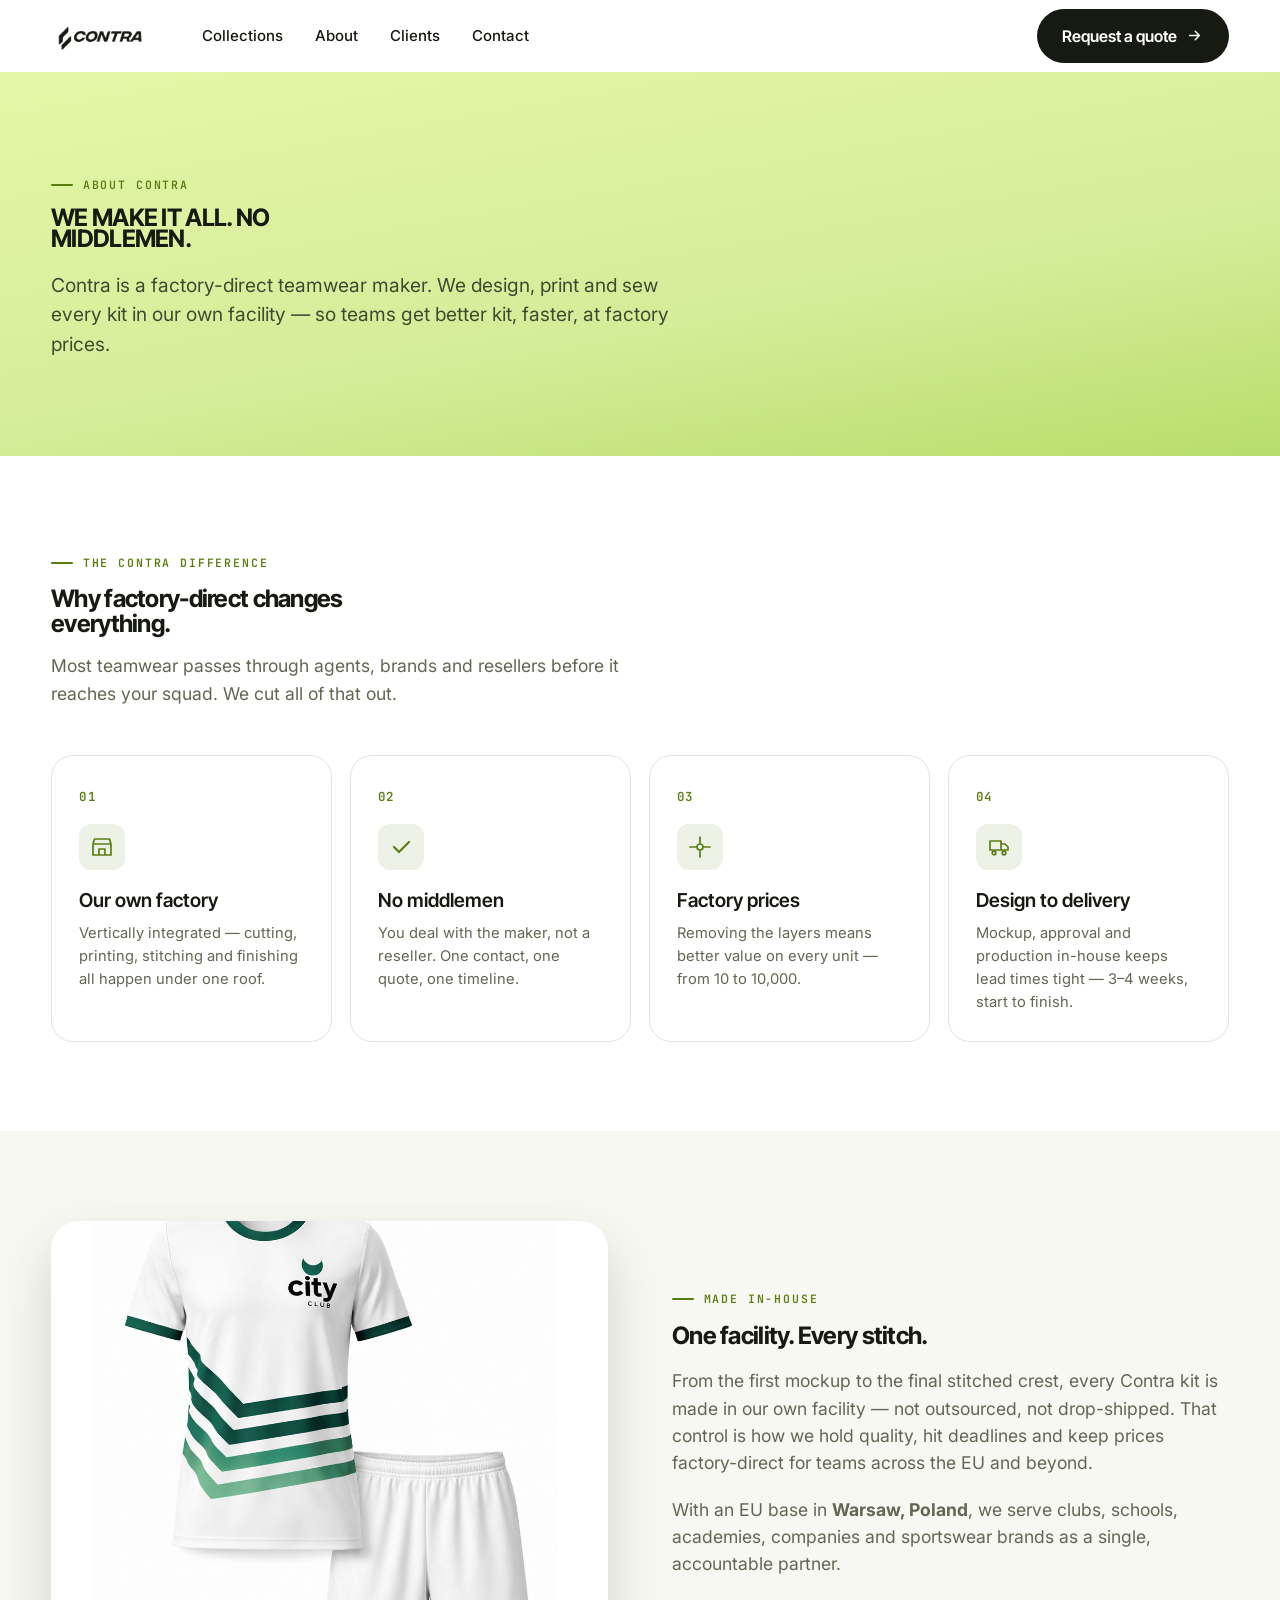
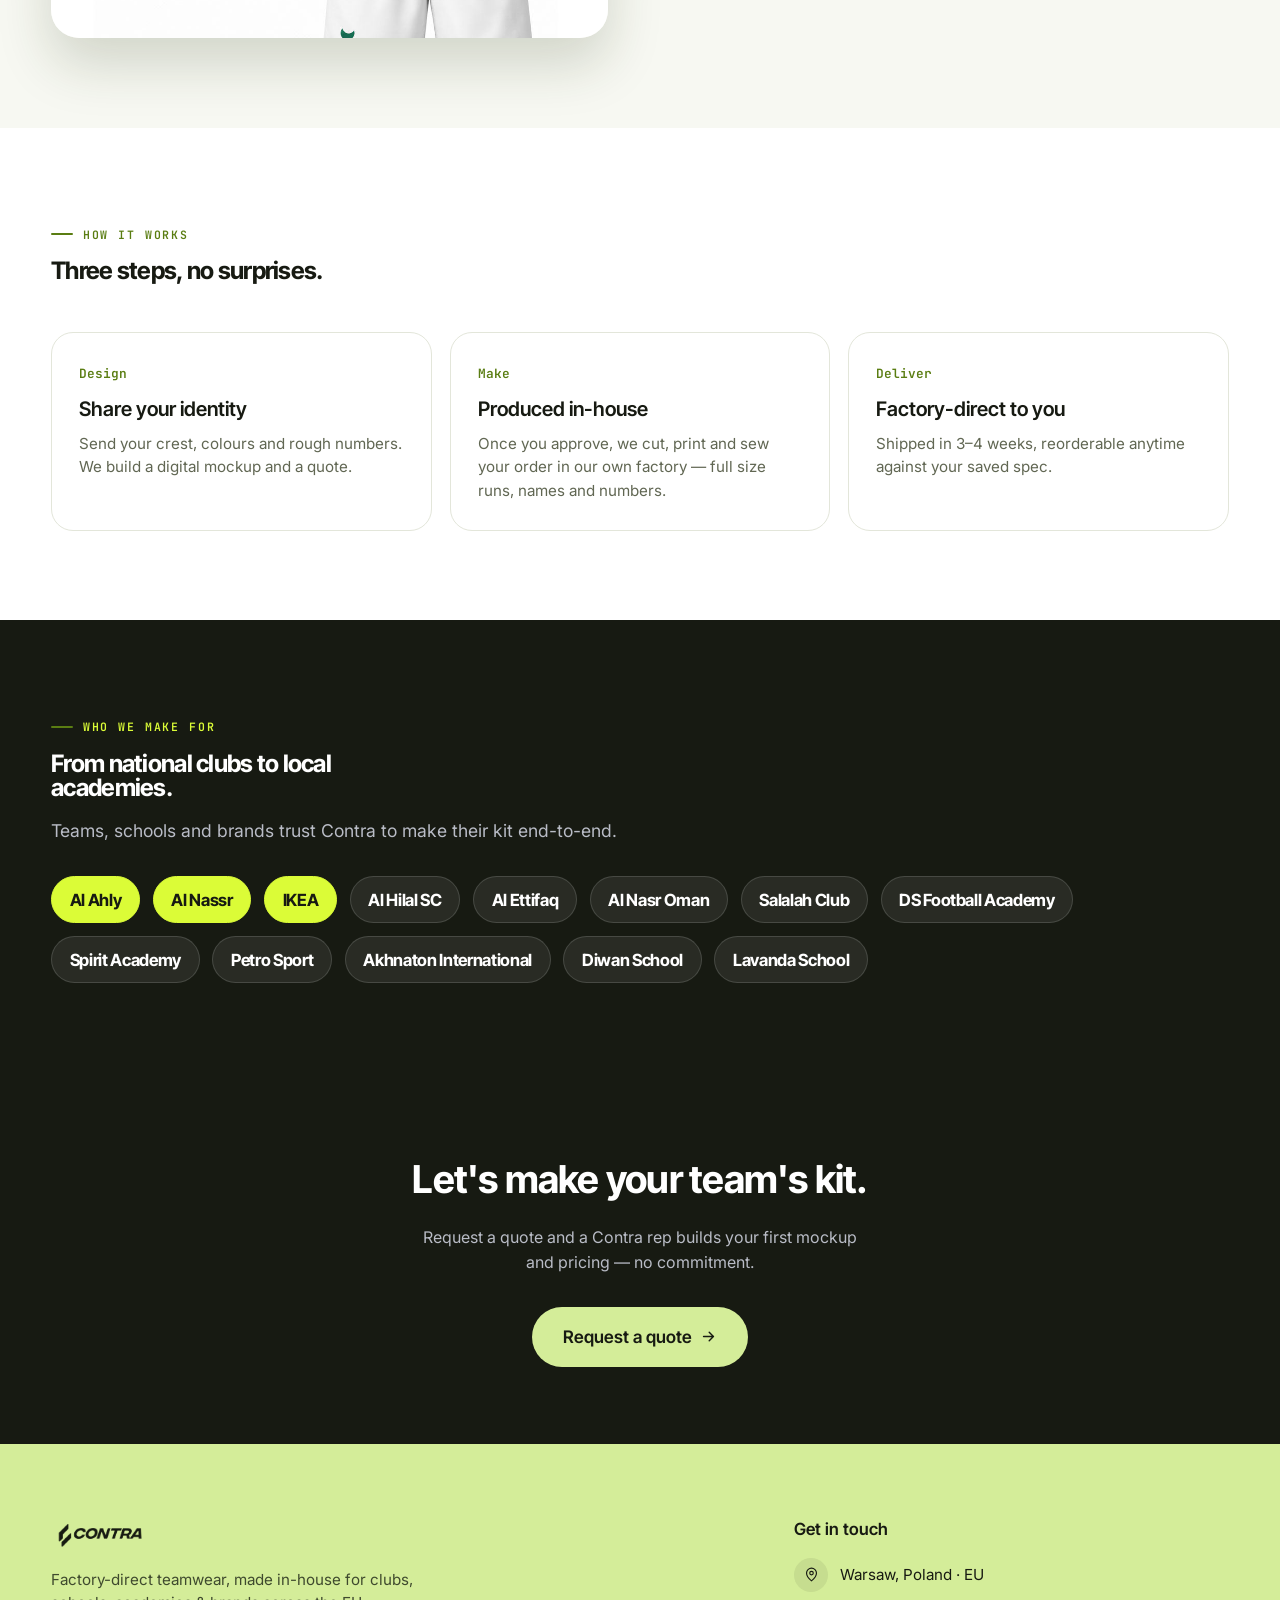
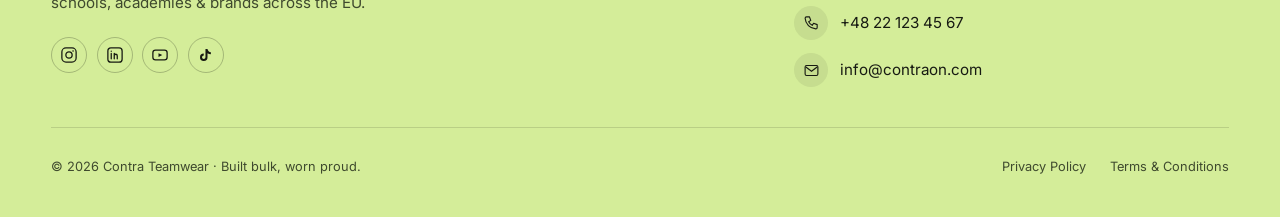
<file: about.html>
<!DOCTYPE html>
<html lang="en">
<head>
<meta charset="UTF-8">
<meta name="viewport" content="width=device-width, initial-scale=1.0">
<title>Contra — About · Factory-Direct Teamwear</title>
<link rel="preconnect" href="https://fonts.googleapis.com">
<link rel="preconnect" href="https://fonts.gstatic.com" crossorigin>
<link href="https://fonts.googleapis.com/css2?family=Inter+Tight:wght@400;500;600;700;800&family=Inter:wght@400;500;600;700&family=JetBrains+Mono:wght@500;600&display=swap" rel="stylesheet">
<link rel="stylesheet" href="site.css">
<style>
:root{
  --ink:#171a12;--lime:#d4ed99;--lime-bright:#e4f7a8;--lime-deep:#b8dd6a;--lime-dark:#9cc24e;
  --accent:#5a7d12;--accent-d:#486410;--pop-lime:#DBFC37;--olive:#3f4a2e;
  --white:#fff;--soft:#f7f8f2;--soft-2:#eef1e6;--border:#e3e6da;--muted:#7c8368;--muted-2:#616753;
  --font-d:"Inter Tight",sans-serif;--font-b:"Inter",sans-serif;--font-m:"JetBrains Mono",monospace;
  --wrap:1280px;--gut:clamp(1.25rem,4vw,4.5rem);--ease:cubic-bezier(.22,.61,.36,1);--head-h:72px;--r:14px;--r-lg:22px;--r-xl:28px;
}
*{margin:0;padding:0;box-sizing:border-box}
html{scroll-behavior:smooth}
body{font-family:var(--font-b);color:var(--ink);background:var(--white);line-height:1.55;-webkit-font-smoothing:antialiased;padding-top:var(--head-h)}
img{display:block;max-width:100%}
a{color:inherit;text-decoration:none}
::selection{background:var(--lime);color:var(--ink)}
:focus-visible{outline:3px solid var(--accent);outline-offset:2px;border-radius:6px}
.wrap{max-width:var(--wrap);margin:0 auto;padding-inline:var(--gut)}
.eyebrow{font-family:var(--font-m);font-weight:600;font-size:.72rem;letter-spacing:.16em;text-transform:uppercase;color:var(--accent);display:inline-flex;align-items:center;gap:.6rem}
.eyebrow::before{content:"";width:22px;height:2px;background:var(--accent);border-radius:2px}
.btn{display:inline-flex;align-items:center;gap:.55rem;font-family:var(--font-d);font-weight:600;font-size:1rem;padding:.9rem 1.6rem;border-radius:999px;transition:background .2s,transform .2s}
.btn svg{width:17px;height:17px;stroke:currentColor;fill:none}
.btn-acc{background:var(--ink);color:#fff}.btn-acc:hover{background:#000;transform:translateY(-1px)}
.btn-lg{padding:1.05rem 1.9rem;font-size:1.08rem}
/* hero */
.ab-hero{background:linear-gradient(170deg,var(--lime-bright),var(--lime) 60%,var(--lime-deep));padding:clamp(3.5rem,8vw,6rem) 0}
.ab-hero h1{font-family:var(--font-d);font-weight:700;letter-spacing:-.03em;text-transform:uppercase;font-size:clamp(2.6rem,1.4rem+4vw,5rem);line-height:.9;margin-top:.8rem;max-width:16ch}
.ab-hero p{margin-top:1.3rem;max-width:54ch;color:var(--olive);font-size:1.2rem}
/* section scaffold */
.sec{padding:clamp(3.5rem,7vw,6rem) 0}
.sec-soft{background:var(--soft)}
.sec-dark{background:var(--ink);color:#fff}
.sec h2{font-family:var(--font-d);font-weight:700;letter-spacing:-.03em;line-height:1.02;font-size:clamp(1.9rem,1.2rem+2.4vw,3rem);margin-top:1rem;max-width:20ch}
.sec .lead{margin-top:1rem;color:var(--muted-2);font-size:1.1rem;max-width:56ch}
.sec-dark h2{color:#fff}.sec-dark .lead{color:#b9bcc6}
/* difference cards */
.diff{display:grid;grid-template-columns:repeat(4,1fr);gap:1.1rem;margin-top:3rem}
.diff-card{background:#fff;border:1px solid var(--border);border-radius:var(--r-lg);padding:1.7rem}
.diff-card .n{font-family:var(--font-m);font-weight:600;font-size:.78rem;color:var(--accent);letter-spacing:.1em}
.diff-card .ico{width:46px;height:46px;border-radius:12px;background:var(--accent-soft,rgba(90,125,18,.1));color:var(--accent);display:grid;place-items:center;margin:1rem 0}
.diff-card .ico svg{width:24px;height:24px;stroke:currentColor;fill:none}
.diff-card h3{font-family:var(--font-d);font-weight:600;font-size:1.2rem;margin-bottom:.4rem}
.diff-card p{font-size:.92rem;color:var(--muted-2)}
/* split story */
.split{display:grid;grid-template-columns:1fr 1fr;gap:clamp(2rem,5vw,4.5rem);align-items:center}
.split-media{border-radius:var(--r-xl);overflow:hidden;aspect-ratio:4/3;background:var(--soft);box-shadow:0 26px 54px rgba(40,55,15,.18)}
.split-media img{width:100%;height:100%;object-fit:cover}
.split h2{margin-top:1rem}
.split .lead{margin-top:1.2rem}
/* process */
.steps{display:grid;grid-template-columns:repeat(3,1fr);gap:1.1rem;margin-top:3rem}
.step{background:#fff;border:1px solid var(--border);border-radius:var(--r-lg);padding:1.7rem}
.step .num{font-family:var(--font-m);font-weight:600;font-size:.8rem;color:var(--accent)}
.step h3{font-family:var(--font-d);font-weight:600;font-size:1.25rem;margin:.6rem 0 .4rem}
.step p{font-size:.95rem;color:var(--muted-2)}
/* clients */
.clients{display:flex;flex-wrap:wrap;gap:.8rem;margin-top:2rem}
.clients span{font-family:var(--font-d);font-weight:700;font-size:1.05rem;letter-spacing:-.02em;color:#fff;background:rgba(255,255,255,.08);border:1px solid rgba(255,255,255,.14);padding:.6rem 1.1rem;border-radius:999px}
.clients span.hl{background:var(--pop-lime);color:var(--ink);border-color:var(--pop-lime)}
/* cta */
.cta-band{background:var(--ink);color:#fff;text-align:center;padding:clamp(3rem,6vw,5rem) 0}
.cta-band h2{font-family:var(--font-d);font-weight:700;letter-spacing:-.02em;font-size:clamp(1.8rem,3vw,2.6rem);color:#fff}
.cta-band p{margin:1rem auto 2rem;max-width:46ch;color:#b9bcc6}
.cta-band .btn-acc{background:var(--lime);color:var(--ink)}.cta-band .btn-acc:hover{background:var(--lime-deep)}
@media(max-width:1023px){.diff{grid-template-columns:1fr 1fr}.split{grid-template-columns:1fr}.steps{grid-template-columns:1fr}}
@media(max-width:560px){.diff{grid-template-columns:1fr}}
@media(prefers-reduced-motion:reduce){*{transition:none!important}}
</style>
</head>
<body data-page="about">
<div id="site-header"></div>

<!-- HERO -->
<section class="ab-hero"><div class="wrap">
  <span class="eyebrow">About Contra</span>
  <h1>We make it all. No middlemen.</h1>
  <p>Contra is a factory-direct teamwear maker. We design, print and sew every kit in our own facility — so teams get better kit, faster, at factory prices.</p>
</div></section>

<!-- THE DIFFERENCE -->
<section class="sec"><div class="wrap">
  <span class="eyebrow">The Contra difference</span>
  <h2>Why factory-direct changes everything.</h2>
  <p class="lead">Most teamwear passes through agents, brands and resellers before it reaches your squad. We cut all of that out.</p>
  <div class="diff">
    <div class="diff-card"><span class="n">01</span>
      <div class="ico"><svg viewBox="0 0 24 24"><path d="M3 9l1.5-5h15L21 9M3 9v11h18V9M3 9h18M9 20v-6h6v6" stroke-width="1.7" stroke-linejoin="round"/></svg></div>
      <h3>Our own factory</h3><p>Vertically integrated — cutting, printing, stitching and finishing all happen under one roof.</p></div>
    <div class="diff-card"><span class="n">02</span>
      <div class="ico"><svg viewBox="0 0 24 24"><path d="M5 12l5 5L20 7" stroke-width="2.2" stroke-linecap="round" stroke-linejoin="round"/></svg></div>
      <h3>No middlemen</h3><p>You deal with the maker, not a reseller. One contact, one quote, one timeline.</p></div>
    <div class="diff-card"><span class="n">03</span>
      <div class="ico"><svg viewBox="0 0 24 24"><path d="M12 2v6m0 8v6M2 12h6m8 0h6" stroke-width="1.7" stroke-linecap="round"/><circle cx="12" cy="12" r="3" stroke-width="1.7" fill="none"/></svg></div>
      <h3>Factory prices</h3><p>Removing the layers means better value on every unit — from 10 to 10,000.</p></div>
    <div class="diff-card"><span class="n">04</span>
      <div class="ico"><svg viewBox="0 0 24 24"><path d="M3 6h11v9H3zM14 9h4l3 3v3h-7" stroke-width="1.7" stroke-linejoin="round"/><circle cx="7" cy="18" r="1.8" stroke-width="1.7"/><circle cx="17" cy="18" r="1.8" stroke-width="1.7"/></svg></div>
      <h3>Design to delivery</h3><p>Mockup, approval and production in-house keeps lead times tight — 3–4 weeks, start to finish.</p></div>
  </div>
</div></section>

<!-- STORY SPLIT -->
<section class="sec sec-soft"><div class="wrap split">
  <div class="split-media"><img src="contra-products/club/city-club-white-football-kit/01.jpg" alt="Contra kit"></div>
  <div>
    <span class="eyebrow">Made in-house</span>
    <h2>One facility. Every stitch.</h2>
    <p class="lead">From the first mockup to the final stitched crest, every Contra kit is made in our own facility — not outsourced, not drop-shipped. That control is how we hold quality, hit deadlines and keep prices factory-direct for teams across the EU and beyond.</p>
    <p class="lead">With an EU base in <b>Warsaw, Poland</b>, we serve clubs, schools, academies, companies and sportswear brands as a single, accountable partner.</p>
  </div>
</div></section>

<!-- PROCESS -->
<section class="sec"><div class="wrap">
  <span class="eyebrow">How it works</span>
  <h2>Three steps, no surprises.</h2>
  <div class="steps">
    <div class="step"><span class="num">Design</span><h3>Share your identity</h3><p>Send your crest, colours and rough numbers. We build a digital mockup and a quote.</p></div>
    <div class="step"><span class="num">Make</span><h3>Produced in-house</h3><p>Once you approve, we cut, print and sew your order in our own factory — full size runs, names and numbers.</p></div>
    <div class="step"><span class="num">Deliver</span><h3>Factory-direct to you</h3><p>Shipped in 3–4 weeks, reorderable anytime against your saved spec.</p></div>
  </div>
</div></section>

<!-- CLIENTS / PROOF -->
<section class="sec sec-dark"><div class="wrap">
  <span class="eyebrow" style="color:var(--pop-lime)">Who we make for</span>
  <h2>From national clubs to local academies.</h2>
  <p class="lead">Teams, schools and brands trust Contra to make their kit end-to-end.</p>
  <div class="clients">
    <span class="hl">Al Ahly</span><span class="hl">Al Nassr</span><span class="hl">IKEA</span>
    <span>Al Hilal SC</span><span>Al Ettifaq</span><span>Al Nasr Oman</span><span>Salalah Club</span>
    <span>DS Football Academy</span><span>Spirit Academy</span><span>Petro Sport</span>
    <span>Akhnaton International</span><span>Diwan School</span><span>Lavanda School</span>
  </div>
</div></section>

<!-- CTA -->
<section class="cta-band"><div class="wrap">
  <h2>Let's make your team's kit.</h2>
  <p>Request a quote and a Contra rep builds your first mockup and pricing — no commitment.</p>
  <a class="btn btn-acc btn-lg" href="contra7-1.html#request">Request a quote <svg viewBox="0 0 24 24"><path d="M5 12h14M13 6l6 6-6 6" stroke-width="2" stroke-linecap="round" stroke-linejoin="round"/></svg></a>
</div></section>

<div id="site-footer"></div>
<script src="site.js"></script>
</body>
</html>
</file>
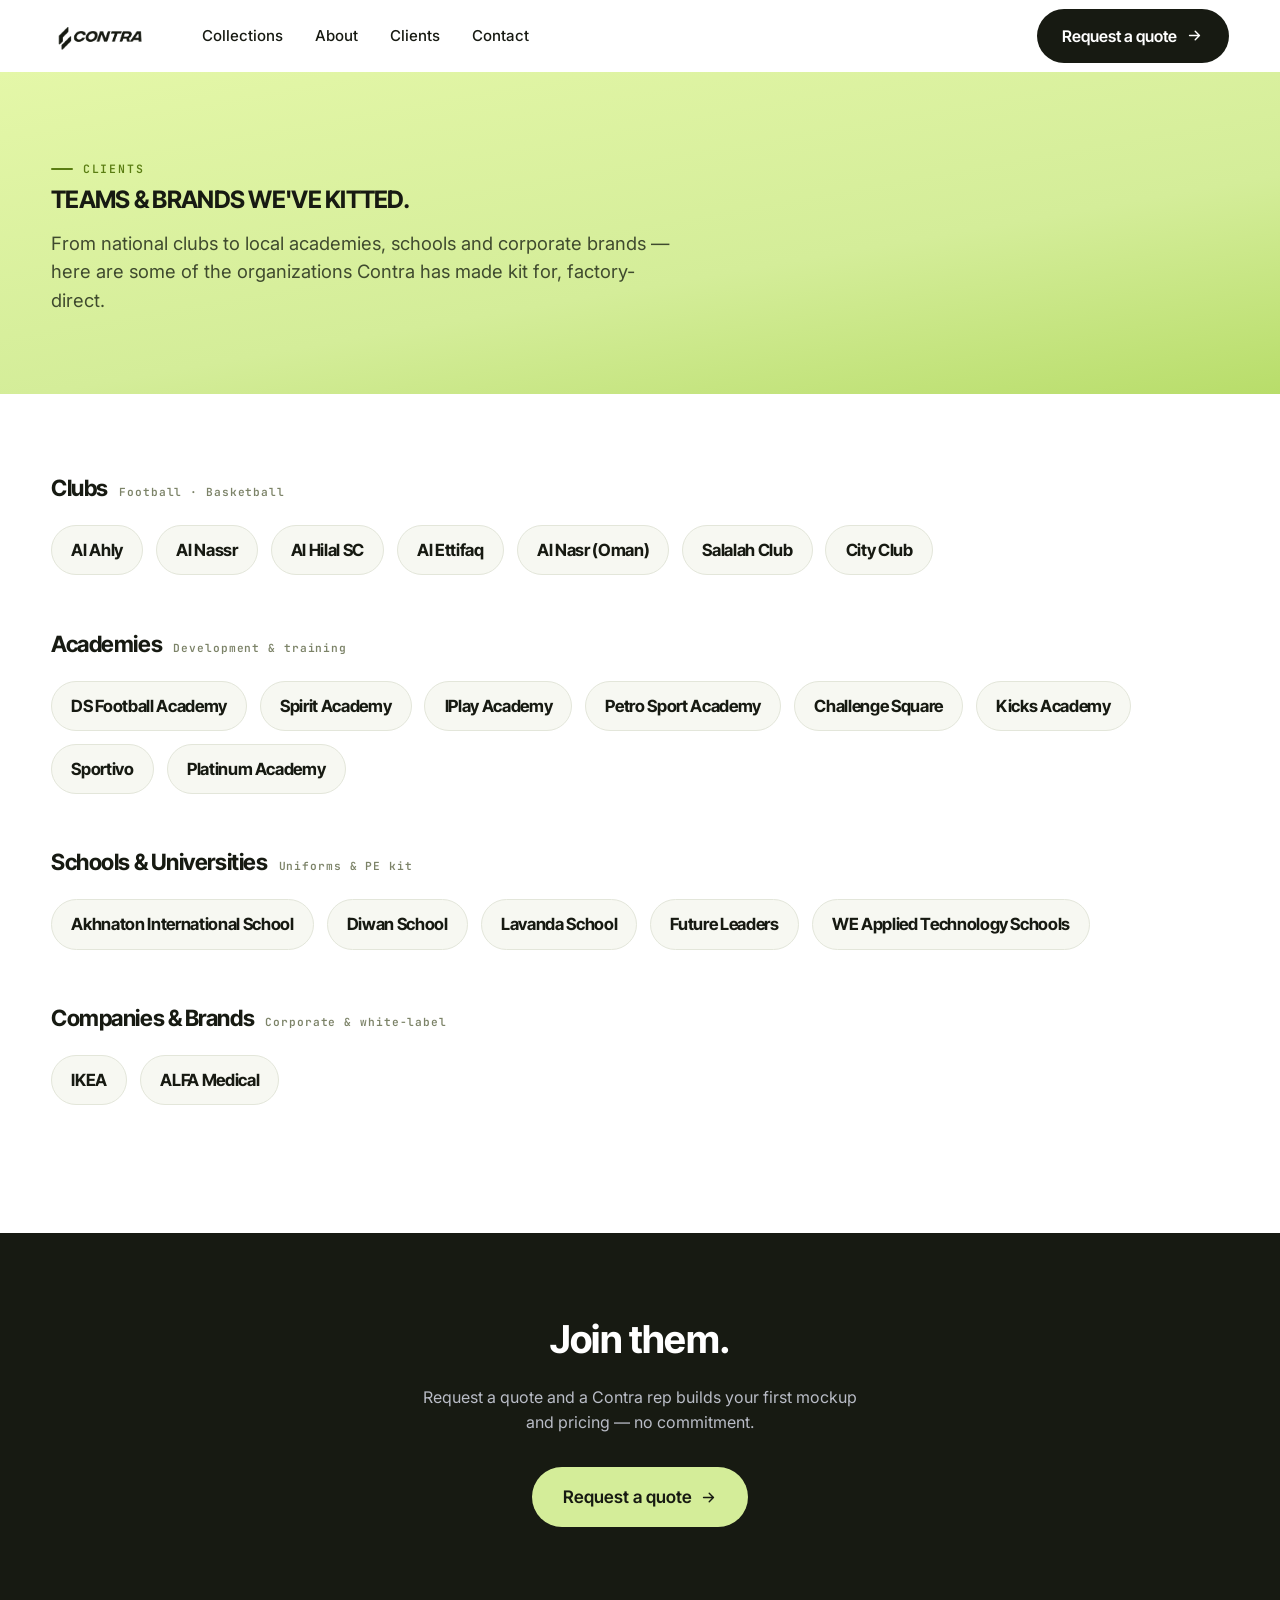
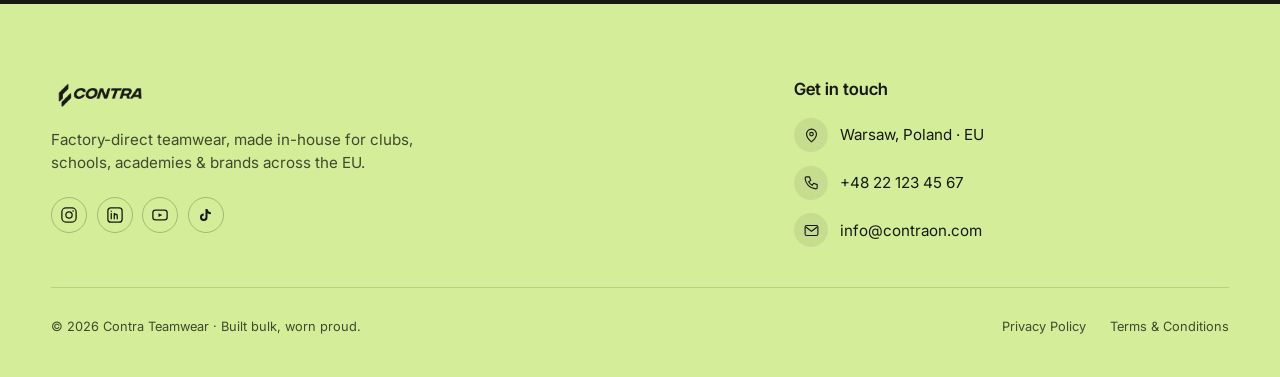
<file: clients.html>
<!DOCTYPE html>
<html lang="en">
<head>
<meta charset="UTF-8">
<meta name="viewport" content="width=device-width, initial-scale=1.0">
<title>Contra — Clients</title>
<link rel="preconnect" href="https://fonts.googleapis.com">
<link rel="preconnect" href="https://fonts.gstatic.com" crossorigin>
<link href="https://fonts.googleapis.com/css2?family=Inter+Tight:wght@400;500;600;700;800&family=Inter:wght@400;500;600;700&family=JetBrains+Mono:wght@500;600&display=swap" rel="stylesheet">
<link rel="stylesheet" href="site.css">
<style>
:root{
  --ink:#171a12;--lime:#d4ed99;--lime-bright:#e4f7a8;--lime-deep:#b8dd6a;--lime-dark:#9cc24e;
  --accent:#5a7d12;--accent-d:#486410;--pop-lime:#DBFC37;--olive:#3f4a2e;
  --white:#fff;--soft:#f7f8f2;--soft-2:#eef1e6;--border:#e3e6da;--muted:#7c8368;--muted-2:#616753;
  --font-d:"Inter Tight",sans-serif;--font-b:"Inter",sans-serif;--font-m:"JetBrains Mono",monospace;
  --wrap:1280px;--gut:clamp(1.25rem,4vw,4.5rem);--ease:cubic-bezier(.22,.61,.36,1);--head-h:72px;--r:14px;--r-lg:22px;--r-xl:28px;
}
*{margin:0;padding:0;box-sizing:border-box}
html{scroll-behavior:smooth}
body{font-family:var(--font-b);color:var(--ink);background:var(--white);line-height:1.55;-webkit-font-smoothing:antialiased;padding-top:var(--head-h)}
img{display:block;max-width:100%}a{color:inherit;text-decoration:none}
::selection{background:var(--lime);color:var(--ink)}
:focus-visible{outline:3px solid var(--accent);outline-offset:2px;border-radius:6px}
.wrap{max-width:var(--wrap);margin:0 auto;padding-inline:var(--gut)}
.eyebrow{font-family:var(--font-m);font-weight:600;font-size:.72rem;letter-spacing:.16em;text-transform:uppercase;color:var(--accent);display:inline-flex;align-items:center;gap:.6rem}
.eyebrow::before{content:"";width:22px;height:2px;background:var(--accent);border-radius:2px}
.btn{display:inline-flex;align-items:center;gap:.55rem;font-family:var(--font-d);font-weight:600;font-size:1rem;padding:.9rem 1.6rem;border-radius:999px;transition:background .2s,transform .2s}
.btn svg{width:17px;height:17px;stroke:currentColor;fill:none}
.btn-acc{background:var(--ink);color:#fff}.btn-acc:hover{background:#000;transform:translateY(-1px)}
.btn-lg{padding:1.05rem 1.9rem;font-size:1.08rem}
.cl-hero{background:linear-gradient(170deg,var(--lime-bright),var(--lime) 60%,var(--lime-deep));padding:clamp(3rem,7vw,5rem) 0}
.cl-hero h1{font-family:var(--font-d);font-weight:700;letter-spacing:-.03em;text-transform:uppercase;font-size:clamp(2.4rem,1.4rem+3.6vw,4.4rem);line-height:.92;margin-top:.7rem}
.cl-hero p{margin-top:1.1rem;max-width:52ch;color:var(--olive);font-size:1.15rem}
.cl-main{padding:clamp(3rem,6vw,5rem) 0}
.cl-group{margin-bottom:clamp(2.2rem,4vw,3.2rem)}
.cl-group h2{font-family:var(--font-d);font-weight:700;font-size:1.4rem;letter-spacing:-.02em;display:flex;align-items:baseline;gap:.7rem}
.cl-group h2 .ct{font-family:var(--font-m);font-size:.7rem;font-weight:600;color:var(--muted);letter-spacing:.08em}
.cl-chips{display:flex;flex-wrap:wrap;gap:.8rem;margin-top:1.2rem}
.cl-chips span{font-family:var(--font-d);font-weight:700;font-size:1.05rem;letter-spacing:-.02em;color:var(--ink);background:var(--soft);border:1px solid var(--border);padding:.7rem 1.2rem;border-radius:999px;transition:background .2s,border-color .2s}
.cl-chips span:hover{background:var(--lime);border-color:var(--lime-dark)}
.cta-band{background:var(--ink);color:#fff;text-align:center;padding:clamp(3rem,6vw,5rem) 0}
.cta-band h2{font-family:var(--font-d);font-weight:700;letter-spacing:-.02em;font-size:clamp(1.8rem,3vw,2.6rem);color:#fff}
.cta-band p{margin:1rem auto 2rem;max-width:46ch;color:#b9bcc6}
.cta-band .btn-acc{background:var(--lime);color:var(--ink)}.cta-band .btn-acc:hover{background:var(--lime-deep)}
@media(prefers-reduced-motion:reduce){*{transition:none!important}}
</style>
</head>
<body>
<div id="site-header"></div>

<section class="cl-hero"><div class="wrap">
  <span class="eyebrow">Clients</span>
  <h1>Teams &amp; brands we've kitted.</h1>
  <p>From national clubs to local academies, schools and corporate brands — here are some of the organizations Contra has made kit for, factory-direct.</p>
</div></section>

<section class="cl-main"><div class="wrap">
  <div class="cl-group">
    <h2>Clubs <span class="ct">Football · Basketball</span></h2>
    <div class="cl-chips"><span>Al Ahly</span><span>Al Nassr</span><span>Al Hilal SC</span><span>Al Ettifaq</span><span>Al Nasr (Oman)</span><span>Salalah Club</span><span>City Club</span></div>
  </div>
  <div class="cl-group">
    <h2>Academies <span class="ct">Development &amp; training</span></h2>
    <div class="cl-chips"><span>DS Football Academy</span><span>Spirit Academy</span><span>IPlay Academy</span><span>Petro Sport Academy</span><span>Challenge Square</span><span>Kicks Academy</span><span>Sportivo</span><span>Platinum Academy</span></div>
  </div>
  <div class="cl-group">
    <h2>Schools &amp; Universities <span class="ct">Uniforms &amp; PE kit</span></h2>
    <div class="cl-chips"><span>Akhnaton International School</span><span>Diwan School</span><span>Lavanda School</span><span>Future Leaders</span><span>WE Applied Technology Schools</span></div>
  </div>
  <div class="cl-group">
    <h2>Companies &amp; Brands <span class="ct">Corporate &amp; white-label</span></h2>
    <div class="cl-chips"><span>IKEA</span><span>ALFA Medical</span></div>
  </div>
</div></section>

<section class="cta-band"><div class="wrap">
  <h2>Join them.</h2>
  <p>Request a quote and a Contra rep builds your first mockup and pricing — no commitment.</p>
  <a class="btn btn-acc btn-lg" href="contact.html#quote">Request a quote <svg viewBox="0 0 24 24"><path d="M5 12h14M13 6l6 6-6 6" stroke-width="2" stroke-linecap="round" stroke-linejoin="round"/></svg></a>
</div></section>

<div id="site-footer"></div>
<script src="site.js"></script>
</body>
</html>
</file>
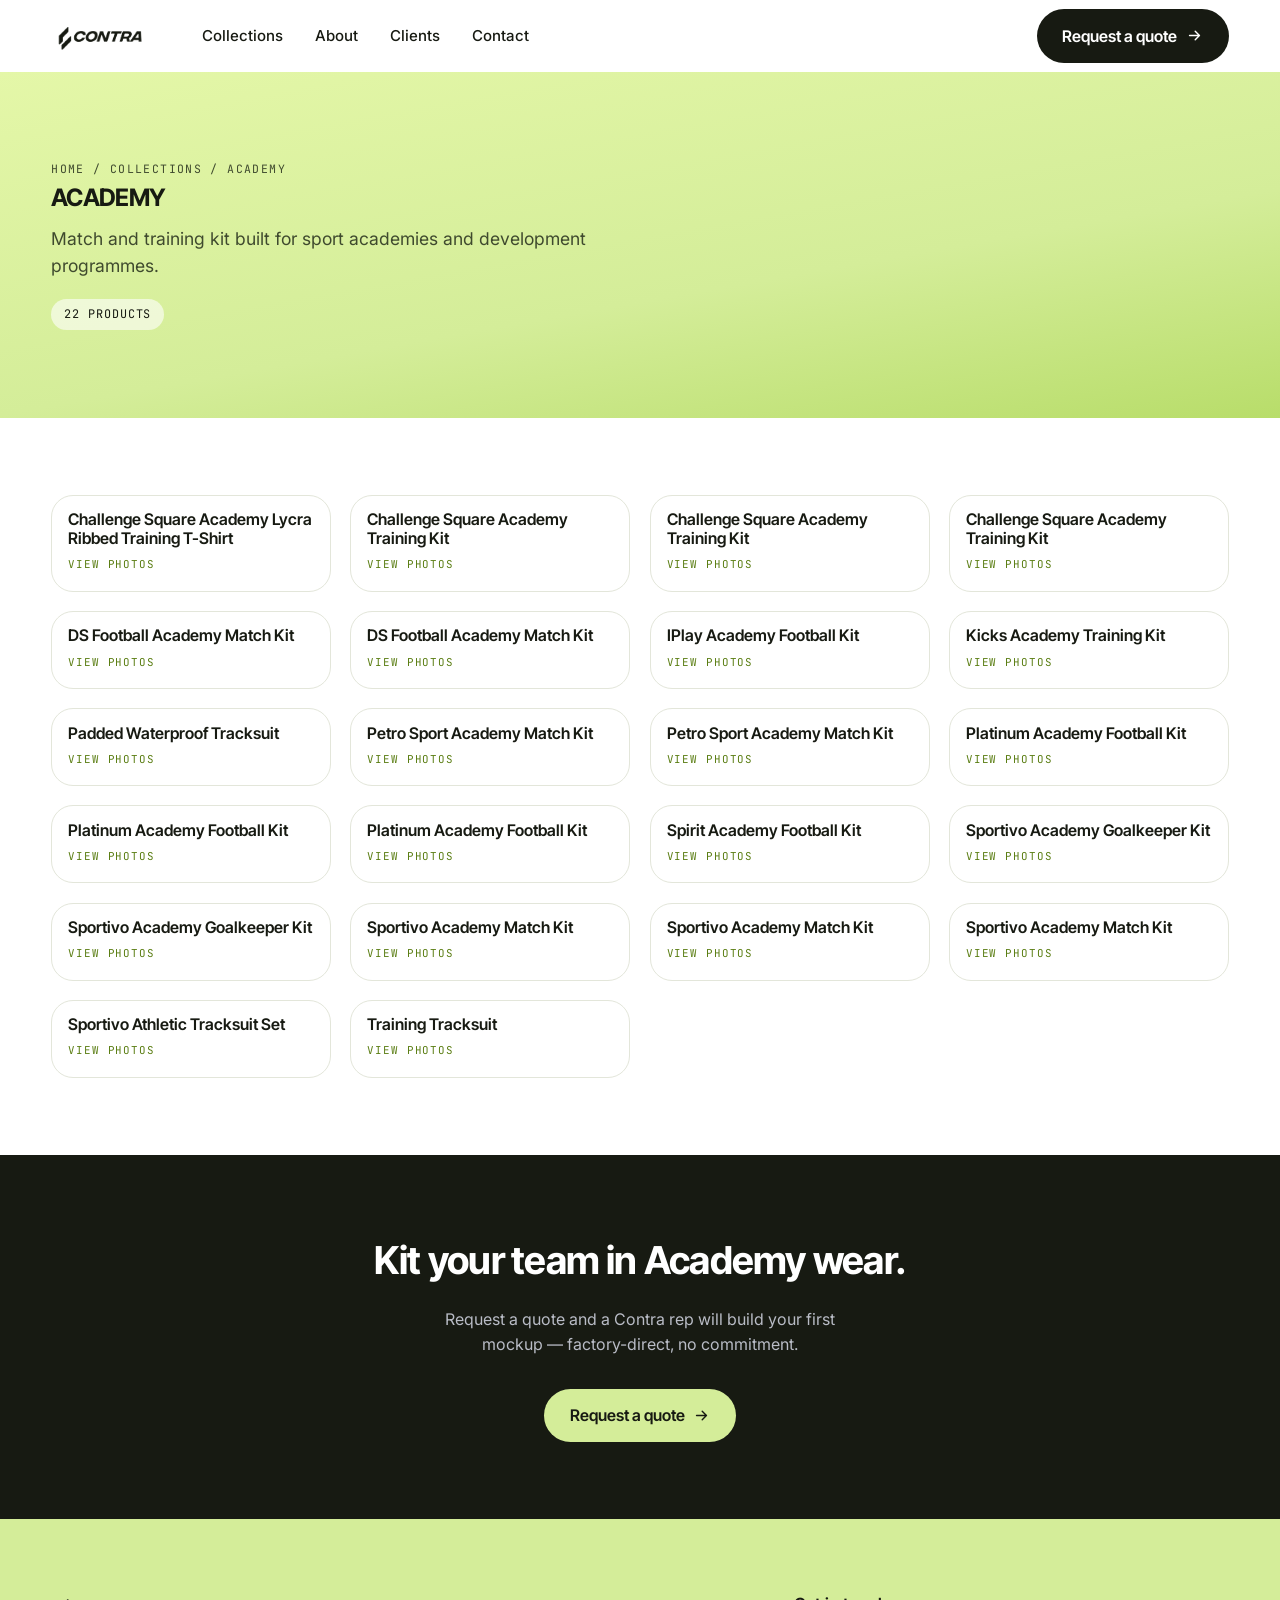
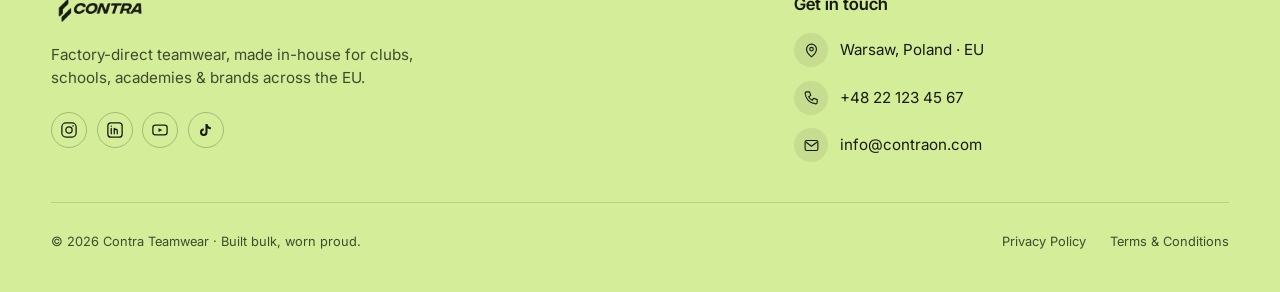
<file: collection-academy.html>
<!DOCTYPE html>
<html lang="en">
<head>
<meta charset="UTF-8">
<meta name="viewport" content="width=device-width, initial-scale=1.0">
<title>Contra — Academy Collection</title>
<link rel="preconnect" href="https://fonts.googleapis.com">
<link rel="preconnect" href="https://fonts.gstatic.com" crossorigin>
<link href="https://fonts.googleapis.com/css2?family=Inter+Tight:wght@400;500;600;700;800&family=Inter:wght@400;500;600;700&family=JetBrains+Mono:wght@500;600&display=swap" rel="stylesheet">
<link rel="stylesheet" href="site.css">
<style>
:root{
  --ink:#171a12;--lime:#d4ed99;--lime-bright:#e4f7a8;--lime-deep:#b8dd6a;--lime-dark:#9cc24e;
  --accent:#5a7d12;--pop-lime:#DBFC37;--olive:#3f4a2e;
  --white:#fff;--soft:#f7f8f2;--soft-2:#eef1e6;--border:#e3e6da;--muted:#7c8368;--muted-2:#616753;
  --font-d:"Inter Tight",sans-serif;--font-b:"Inter",sans-serif;--font-m:"JetBrains Mono",monospace;
  --wrap:1280px;--gut:clamp(1.25rem,4vw,4.5rem);--ease:cubic-bezier(.22,.61,.36,1);--head-h:72px;--r:14px;--r-lg:22px;
}
*{margin:0;padding:0;box-sizing:border-box}
html{scroll-behavior:smooth}
body{font-family:var(--font-b);color:var(--ink);background:var(--white);line-height:1.55;-webkit-font-smoothing:antialiased;padding-top:var(--head-h)}
img{display:block;max-width:100%}
a{color:inherit;text-decoration:none}
button{font:inherit;cursor:pointer;border:none;background:none;color:inherit}
::selection{background:var(--lime);color:var(--ink)}
:focus-visible{outline:3px solid var(--accent);outline-offset:2px;border-radius:6px}
.wrap{max-width:var(--wrap);margin:0 auto;padding-inline:var(--gut)}
.btn{display:inline-flex;align-items:center;gap:.55rem;font-family:var(--font-d);font-weight:600;font-size:1rem;padding:.9rem 1.6rem;border-radius:999px;transition:background .2s,transform .2s}
.btn svg{width:17px;height:17px;stroke:currentColor;fill:none}
.btn-acc{background:var(--ink);color:#fff}.btn-acc:hover{background:#000;transform:translateY(-1px)}
/* hero band */
.col-hero{background:linear-gradient(170deg,var(--lime-bright),var(--lime) 60%,var(--lime-deep));padding:clamp(3rem,7vw,5.5rem) 0}
.col-hero .crumb{font-family:var(--font-m);font-size:.72rem;letter-spacing:.12em;text-transform:uppercase;color:var(--olive)}
.col-hero h1{font-family:var(--font-d);font-weight:700;letter-spacing:-.03em;text-transform:uppercase;font-size:clamp(2.6rem,1.4rem+4vw,5rem);line-height:.9;margin-top:.6rem}
.col-hero p{margin-top:1rem;max-width:52ch;color:var(--olive);font-size:1.1rem}
.col-hero .count{margin-top:1.2rem;font-family:var(--font-m);font-size:.74rem;letter-spacing:.08em;text-transform:uppercase;color:var(--ink);background:rgba(255,255,255,.6);display:inline-block;padding:.4rem .8rem;border-radius:999px}
/* grid */
.grid-sec{padding:clamp(3rem,6vw,5rem) 0}
.pgrid{display:grid;grid-template-columns:repeat(4,1fr);gap:1.2rem}
.pcard{background:#fff;border:1px solid var(--border);border-radius:var(--r-lg);overflow:hidden;cursor:pointer;transition:transform .3s var(--ease),box-shadow .3s,border-color .3s;display:flex;flex-direction:column;text-align:left}
.pcard:hover{transform:translateY(-5px);box-shadow:0 22px 48px rgba(25,25,25,.12);border-color:var(--lime-dark)}
.pcard .pc-img{position:relative;aspect-ratio:1;background:var(--soft);overflow:hidden}
.pcard .pc-img img{position:absolute;inset:0;width:100%;height:100%;object-fit:cover;transition:transform .6s var(--ease)}
.pcard:hover .pc-img img{transform:scale(1.05)}
.pcard .pc-badge{position:absolute;top:.7rem;right:.7rem;background:rgba(255,255,255,.92);font-family:var(--font-m);font-size:.6rem;font-weight:600;letter-spacing:.06em;padding:.2rem .5rem;border-radius:5px;color:var(--muted-2)}
.pcard .pc-meta{padding:.9rem 1rem 1.1rem}
.pcard h3{font-family:var(--font-d);font-weight:600;font-size:1rem;line-height:1.2;color:var(--ink)}
.pcard .pc-cta{margin-top:.5rem;font-family:var(--font-m);font-size:.68rem;letter-spacing:.08em;text-transform:uppercase;color:var(--accent)}
/* cta band */
.cta-band{background:var(--ink);color:#fff;text-align:center;padding:clamp(3rem,6vw,5rem) 0}
.cta-band h2{font-family:var(--font-d);font-weight:700;letter-spacing:-.02em;font-size:clamp(1.8rem,3vw,2.6rem)}
.cta-band p{margin:1rem auto 2rem;max-width:44ch;color:#b9bcc6}
.cta-band .btn-acc{background:var(--lime);color:var(--ink)}.cta-band .btn-acc:hover{background:var(--lime-deep)}
/* modal carousel */
.modal{position:fixed;inset:0;z-index:100;background:rgba(10,12,8,.9);display:none;align-items:center;justify-content:center;padding:2rem}
.modal.is-open{display:flex}
.modal-inner{position:relative;max-width:900px;width:100%;background:#fff;border-radius:var(--r-lg);overflow:hidden;display:flex;flex-direction:column;max-height:90vh}
.modal-stage{position:relative;background:var(--soft);aspect-ratio:1;max-height:70vh}
.modal-stage img{position:absolute;inset:0;width:100%;height:100%;object-fit:contain;opacity:0;transition:opacity .3s}
.modal-stage img.is-active{opacity:1}
.modal-nav{position:absolute;top:50%;transform:translateY(-50%);width:44px;height:44px;border-radius:50%;background:rgba(255,255,255,.95);display:grid;place-items:center;box-shadow:0 4px 14px rgba(0,0,0,.2);z-index:2}
.modal-nav svg{width:20px;height:20px;stroke:var(--ink);fill:none}
.modal-prev{left:1rem}.modal-next{right:1rem}
.modal-foot{padding:1rem 1.3rem;display:flex;align-items:center;justify-content:space-between;gap:1rem;border-top:1px solid var(--border)}
.modal-foot h3{font-family:var(--font-d);font-weight:700;font-size:1.15rem}
.modal-foot .dots{display:flex;gap:.3rem}
.modal-foot .dots i{width:7px;height:7px;border-radius:50%;background:var(--border)}
.modal-foot .dots i.is-active{background:var(--ink)}
.modal-close{position:absolute;top:1rem;right:1rem;z-index:3;width:40px;height:40px;border-radius:50%;background:rgba(255,255,255,.95);display:grid;place-items:center;font-size:1.3rem;color:var(--ink);box-shadow:0 4px 14px rgba(0,0,0,.2)}
@media(max-width:1023px){.pgrid{grid-template-columns:repeat(3,1fr)}}
@media(max-width:720px){.pgrid{grid-template-columns:repeat(2,1fr)}}
@media(max-width:460px){.pgrid{grid-template-columns:1fr 1fr}}
@media(prefers-reduced-motion:reduce){*{transition:none!important}}
</style>
</head>
<body>
<div id="site-header"></div>

<section class="col-hero"><div class="wrap">
  <div class="crumb">Home / Collections / Academy</div>
  <h1>Academy</h1>
  <p>Match and training kit built for sport academies and development programmes.</p>
  <div class="count">22 products</div>
</div></section>

<section class="grid-sec"><div class="wrap">
  <div class="pgrid">
    <button class="pcard" data-prod="challenge-square-academy-lycra-ribbed-training-t-shirt"><div class="pc-img"><img loading="lazy" src="contra-products/academy/challenge-square-academy-lycra-ribbed-training-t-shirt/01.jpg" alt="Challenge Square Academy Lycra Ribbed Training T-Shirt"><span class="pc-badge">+1</span></div><div class="pc-meta"><h3>Challenge Square Academy Lycra Ribbed Training T-Shirt</h3><div class="pc-cta">View photos</div></div></button>
    <button class="pcard" data-prod="challenge-square-academy-training-kit"><div class="pc-img"><img loading="lazy" src="contra-products/academy/challenge-square-academy-training-kit/01.jpg" alt="Challenge Square Academy Training Kit"><span class="pc-badge">+1</span></div><div class="pc-meta"><h3>Challenge Square Academy Training Kit</h3><div class="pc-cta">View photos</div></div></button>
    <button class="pcard" data-prod="challenge-square-academy-training-kit-1"><div class="pc-img"><img loading="lazy" src="contra-products/academy/challenge-square-academy-training-kit-1/01.jpg" alt="Challenge Square Academy Training Kit"><span class="pc-badge">+1</span></div><div class="pc-meta"><h3>Challenge Square Academy Training Kit</h3><div class="pc-cta">View photos</div></div></button>
    <button class="pcard" data-prod="challenge-square-academy-training-kit-2"><div class="pc-img"><img loading="lazy" src="contra-products/academy/challenge-square-academy-training-kit-2/01.jpg" alt="Challenge Square Academy Training Kit"><span class="pc-badge">+1</span></div><div class="pc-meta"><h3>Challenge Square Academy Training Kit</h3><div class="pc-cta">View photos</div></div></button>
    <button class="pcard" data-prod="ds-football-academy-match-kit"><div class="pc-img"><img loading="lazy" src="contra-products/academy/ds-football-academy-match-kit/01.jpg" alt="DS Football Academy Match Kit"><span class="pc-badge">+1</span></div><div class="pc-meta"><h3>DS Football Academy Match Kit</h3><div class="pc-cta">View photos</div></div></button>
    <button class="pcard" data-prod="ds-football-academy-match-kit-1"><div class="pc-img"><img loading="lazy" src="contra-products/academy/ds-football-academy-match-kit-1/01.jpg" alt="DS Football Academy Match Kit"><span class="pc-badge">+1</span></div><div class="pc-meta"><h3>DS Football Academy Match Kit</h3><div class="pc-cta">View photos</div></div></button>
    <button class="pcard" data-prod="iplay-academy-football-kit"><div class="pc-img"><img loading="lazy" src="contra-products/academy/iplay-academy-football-kit/01.jpg" alt="IPlay Academy Football Kit"><span class="pc-badge">+1</span></div><div class="pc-meta"><h3>IPlay Academy Football Kit</h3><div class="pc-cta">View photos</div></div></button>
    <button class="pcard" data-prod="kicks-academy-training-kit"><div class="pc-img"><img loading="lazy" src="contra-products/academy/kicks-academy-training-kit/01.jpg" alt="Kicks Academy Training Kit"><span class="pc-badge">+1</span></div><div class="pc-meta"><h3>Kicks Academy Training Kit</h3><div class="pc-cta">View photos</div></div></button>
    <button class="pcard" data-prod="padded-waterproof-tracksuit"><div class="pc-img"><img loading="lazy" src="contra-products/academy/padded-waterproof-tracksuit/01.jpg" alt="Padded Waterproof Tracksuit"><span class="pc-badge">+1</span></div><div class="pc-meta"><h3>Padded Waterproof Tracksuit</h3><div class="pc-cta">View photos</div></div></button>
    <button class="pcard" data-prod="petro-sport-academy-match-kit"><div class="pc-img"><img loading="lazy" src="contra-products/academy/petro-sport-academy-match-kit/01.jpg" alt="Petro Sport Academy Match Kit"><span class="pc-badge">+1</span></div><div class="pc-meta"><h3>Petro Sport Academy Match Kit</h3><div class="pc-cta">View photos</div></div></button>
    <button class="pcard" data-prod="petro-sport-academy-match-kit-1"><div class="pc-img"><img loading="lazy" src="contra-products/academy/petro-sport-academy-match-kit-1/01.jpg" alt="Petro Sport Academy Match Kit"><span class="pc-badge">+1</span></div><div class="pc-meta"><h3>Petro Sport Academy Match Kit</h3><div class="pc-cta">View photos</div></div></button>
    <button class="pcard" data-prod="platinum-academy-football-kit"><div class="pc-img"><img loading="lazy" src="contra-products/academy/platinum-academy-football-kit/01.jpg" alt="Platinum Academy Football Kit"><span class="pc-badge">+1</span></div><div class="pc-meta"><h3>Platinum Academy Football Kit</h3><div class="pc-cta">View photos</div></div></button>
    <button class="pcard" data-prod="platinum-academy-football-kit-1"><div class="pc-img"><img loading="lazy" src="contra-products/academy/platinum-academy-football-kit-1/01.jpg" alt="Platinum Academy Football Kit"><span class="pc-badge">+1</span></div><div class="pc-meta"><h3>Platinum Academy Football Kit</h3><div class="pc-cta">View photos</div></div></button>
    <button class="pcard" data-prod="platinum-academy-football-kit-2"><div class="pc-img"><img loading="lazy" src="contra-products/academy/platinum-academy-football-kit-2/01.jpg" alt="Platinum Academy Football Kit"><span class="pc-badge">+1</span></div><div class="pc-meta"><h3>Platinum Academy Football Kit</h3><div class="pc-cta">View photos</div></div></button>
    <button class="pcard" data-prod="spirit-academy-football-kit"><div class="pc-img"><img loading="lazy" src="contra-products/academy/spirit-academy-football-kit/01.jpg" alt="Spirit Academy Football Kit"><span class="pc-badge">+1</span></div><div class="pc-meta"><h3>Spirit Academy Football Kit</h3><div class="pc-cta">View photos</div></div></button>
    <button class="pcard" data-prod="sportivo-academy-goalkeeper-kit"><div class="pc-img"><img loading="lazy" src="contra-products/academy/sportivo-academy-goalkeeper-kit/01.jpg" alt="Sportivo Academy Goalkeeper Kit"><span class="pc-badge">+1</span></div><div class="pc-meta"><h3>Sportivo Academy Goalkeeper Kit</h3><div class="pc-cta">View photos</div></div></button>
    <button class="pcard" data-prod="sportivo-academy-goalkeeper-kit-1"><div class="pc-img"><img loading="lazy" src="contra-products/academy/sportivo-academy-goalkeeper-kit-1/01.jpg" alt="Sportivo Academy Goalkeeper Kit"><span class="pc-badge">+1</span></div><div class="pc-meta"><h3>Sportivo Academy Goalkeeper Kit</h3><div class="pc-cta">View photos</div></div></button>
    <button class="pcard" data-prod="sportivo-academy-match-kit"><div class="pc-img"><img loading="lazy" src="contra-products/academy/sportivo-academy-match-kit/01.jpg" alt="Sportivo Academy Match Kit"><span class="pc-badge">+1</span></div><div class="pc-meta"><h3>Sportivo Academy Match Kit</h3><div class="pc-cta">View photos</div></div></button>
    <button class="pcard" data-prod="sportivo-academy-match-kit-1"><div class="pc-img"><img loading="lazy" src="contra-products/academy/sportivo-academy-match-kit-1/01.jpg" alt="Sportivo Academy Match Kit"><span class="pc-badge">+1</span></div><div class="pc-meta"><h3>Sportivo Academy Match Kit</h3><div class="pc-cta">View photos</div></div></button>
    <button class="pcard" data-prod="sportivo-academy-match-kit-2"><div class="pc-img"><img loading="lazy" src="contra-products/academy/sportivo-academy-match-kit-2/01.jpg" alt="Sportivo Academy Match Kit"><span class="pc-badge">+1</span></div><div class="pc-meta"><h3>Sportivo Academy Match Kit</h3><div class="pc-cta">View photos</div></div></button>
    <button class="pcard" data-prod="sportivo-athletic-tracksuit-set"><div class="pc-img"><img loading="lazy" src="contra-products/academy/sportivo-athletic-tracksuit-set/01.jpg" alt="Sportivo Athletic Tracksuit Set"><span class="pc-badge">+1</span></div><div class="pc-meta"><h3>Sportivo Athletic Tracksuit Set</h3><div class="pc-cta">View photos</div></div></button>
    <button class="pcard" data-prod="training-tracksuit"><div class="pc-img"><img loading="lazy" src="contra-products/academy/training-tracksuit/01.jpg" alt="Training Tracksuit"><span class="pc-badge">+1</span></div><div class="pc-meta"><h3>Training Tracksuit</h3><div class="pc-cta">View photos</div></div></button>
  </div>
</div></section>

<section class="cta-band"><div class="wrap">
  <h2>Kit your team in Academy wear.</h2>
  <p>Request a quote and a Contra rep will build your first mockup — factory-direct, no commitment.</p>
  <a class="btn btn-acc" href="contra7-1.html#request">Request a quote <svg viewBox="0 0 24 24"><path d="M5 12h14M13 6l6 6-6 6" stroke-width="2" stroke-linecap="round" stroke-linejoin="round"/></svg></a>
</div></section>

<div id="site-footer"></div>

<div class="modal" id="modal" aria-hidden="true">
  <div class="modal-inner">
    <button class="modal-close" id="mClose" aria-label="Close">✕</button>
    <div class="modal-stage" id="mStage"></div>
    <button class="modal-nav modal-prev" id="mPrev" aria-label="Previous"><svg viewBox="0 0 24 24"><path d="M15 18l-6-6 6-6" stroke-width="2" stroke-linecap="round" stroke-linejoin="round"/></svg></button>
    <button class="modal-nav modal-next" id="mNext" aria-label="Next"><svg viewBox="0 0 24 24"><path d="M9 6l6 6-6 6" stroke-width="2" stroke-linecap="round" stroke-linejoin="round"/></svg></button>
    <div class="modal-foot"><h3 id="mTitle"></h3><div class="dots" id="mDots"></div></div>
  </div>
</div>

<script>
var PRODUCTS = {"challenge-square-academy-lycra-ribbed-training-t-shirt": {"title": "Challenge Square Academy Lycra Ribbed Training T-Shirt", "images": ["contra-products/academy/challenge-square-academy-lycra-ribbed-training-t-shirt/01.jpg", "contra-products/academy/challenge-square-academy-lycra-ribbed-training-t-shirt/02.jpg"]}, "challenge-square-academy-training-kit": {"title": "Challenge Square Academy Training Kit", "images": ["contra-products/academy/challenge-square-academy-training-kit/01.jpg", "contra-products/academy/challenge-square-academy-training-kit/02.jpg"]}, "challenge-square-academy-training-kit-1": {"title": "Challenge Square Academy Training Kit", "images": ["contra-products/academy/challenge-square-academy-training-kit-1/01.jpg", "contra-products/academy/challenge-square-academy-training-kit-1/02.jpg"]}, "challenge-square-academy-training-kit-2": {"title": "Challenge Square Academy Training Kit", "images": ["contra-products/academy/challenge-square-academy-training-kit-2/01.jpg", "contra-products/academy/challenge-square-academy-training-kit-2/02.jpg"]}, "ds-football-academy-match-kit": {"title": "DS Football Academy Match Kit", "images": ["contra-products/academy/ds-football-academy-match-kit/01.jpg", "contra-products/academy/ds-football-academy-match-kit/02.jpg"]}, "ds-football-academy-match-kit-1": {"title": "DS Football Academy Match Kit", "images": ["contra-products/academy/ds-football-academy-match-kit-1/01.jpg", "contra-products/academy/ds-football-academy-match-kit-1/02.jpg"]}, "iplay-academy-football-kit": {"title": "IPlay Academy Football Kit", "images": ["contra-products/academy/iplay-academy-football-kit/01.jpg", "contra-products/academy/iplay-academy-football-kit/02.jpg"]}, "kicks-academy-training-kit": {"title": "Kicks Academy Training Kit", "images": ["contra-products/academy/kicks-academy-training-kit/01.jpg", "contra-products/academy/kicks-academy-training-kit/02.jpg"]}, "padded-waterproof-tracksuit": {"title": "Padded Waterproof Tracksuit", "images": ["contra-products/academy/padded-waterproof-tracksuit/01.jpg", "contra-products/academy/padded-waterproof-tracksuit/02.jpg"]}, "petro-sport-academy-match-kit": {"title": "Petro Sport Academy Match Kit", "images": ["contra-products/academy/petro-sport-academy-match-kit/01.jpg", "contra-products/academy/petro-sport-academy-match-kit/02.jpg"]}, "petro-sport-academy-match-kit-1": {"title": "Petro Sport Academy Match Kit", "images": ["contra-products/academy/petro-sport-academy-match-kit-1/01.jpg", "contra-products/academy/petro-sport-academy-match-kit-1/02.jpg"]}, "platinum-academy-football-kit": {"title": "Platinum Academy Football Kit", "images": ["contra-products/academy/platinum-academy-football-kit/01.jpg", "contra-products/academy/platinum-academy-football-kit/02.jpg"]}, "platinum-academy-football-kit-1": {"title": "Platinum Academy Football Kit", "images": ["contra-products/academy/platinum-academy-football-kit-1/01.jpg", "contra-products/academy/platinum-academy-football-kit-1/02.jpg"]}, "platinum-academy-football-kit-2": {"title": "Platinum Academy Football Kit", "images": ["contra-products/academy/platinum-academy-football-kit-2/01.jpg", "contra-products/academy/platinum-academy-football-kit-2/02.jpg"]}, "spirit-academy-football-kit": {"title": "Spirit Academy Football Kit", "images": ["contra-products/academy/spirit-academy-football-kit/01.jpg", "contra-products/academy/spirit-academy-football-kit/02.jpg"]}, "sportivo-academy-goalkeeper-kit": {"title": "Sportivo Academy Goalkeeper Kit", "images": ["contra-products/academy/sportivo-academy-goalkeeper-kit/01.jpg", "contra-products/academy/sportivo-academy-goalkeeper-kit/02.jpg"]}, "sportivo-academy-goalkeeper-kit-1": {"title": "Sportivo Academy Goalkeeper Kit", "images": ["contra-products/academy/sportivo-academy-goalkeeper-kit-1/01.jpg", "contra-products/academy/sportivo-academy-goalkeeper-kit-1/02.jpg"]}, "sportivo-academy-match-kit": {"title": "Sportivo Academy Match Kit", "images": ["contra-products/academy/sportivo-academy-match-kit/01.jpg", "contra-products/academy/sportivo-academy-match-kit/02.jpg"]}, "sportivo-academy-match-kit-1": {"title": "Sportivo Academy Match Kit", "images": ["contra-products/academy/sportivo-academy-match-kit-1/01.jpg", "contra-products/academy/sportivo-academy-match-kit-1/02.jpg"]}, "sportivo-academy-match-kit-2": {"title": "Sportivo Academy Match Kit", "images": ["contra-products/academy/sportivo-academy-match-kit-2/01.jpg", "contra-products/academy/sportivo-academy-match-kit-2/02.jpg"]}, "sportivo-athletic-tracksuit-set": {"title": "Sportivo Athletic Tracksuit Set", "images": ["contra-products/academy/sportivo-athletic-tracksuit-set/01.jpg", "contra-products/academy/sportivo-athletic-tracksuit-set/02.jpg"]}, "training-tracksuit": {"title": "Training Tracksuit", "images": ["contra-products/academy/training-tracksuit/01.jpg", "contra-products/academy/training-tracksuit/02.jpg"]}};
(function(){
  "use strict";
  var modal=document.getElementById('modal'),stage=document.getElementById('mStage'),
      titleEl=document.getElementById('mTitle'),dotsEl=document.getElementById('mDots'),
      prev=document.getElementById('mPrev'),next=document.getElementById('mNext'),
      close=document.getElementById('mClose');
  var imgs=[],idx=0;
  function render(){
    stage.querySelectorAll('img').forEach(function(im,i){im.classList.toggle('is-active',i===idx);});
    dotsEl.querySelectorAll('i').forEach(function(d,i){d.classList.toggle('is-active',i===idx);});
  }
  function open(p){
    imgs=p.images;idx=0;titleEl.textContent=p.title;
    stage.innerHTML='';dotsEl.innerHTML='';
    imgs.forEach(function(src,i){
      var im=document.createElement('img');im.src=src;im.alt=p.title;if(i===0)im.className='is-active';stage.appendChild(im);
      var d=document.createElement('i');if(i===0)d.className='is-active';dotsEl.appendChild(d);
    });
    var multi=imgs.length>1;prev.style.display=next.style.display=multi?'grid':'none';
    modal.classList.add('is-open');modal.setAttribute('aria-hidden','false');document.body.style.overflow='hidden';
  }
  function hide(){modal.classList.remove('is-open');modal.setAttribute('aria-hidden','true');document.body.style.overflow='';}
  prev.addEventListener('click',function(){idx=(idx-1+imgs.length)%imgs.length;render();});
  next.addEventListener('click',function(){idx=(idx+1)%imgs.length;render();});
  close.addEventListener('click',hide);
  modal.addEventListener('click',function(e){if(e.target===modal)hide();});
  document.addEventListener('keydown',function(e){
    if(!modal.classList.contains('is-open'))return;
    if(e.key==='Escape')hide();
    else if(e.key==='ArrowLeft'){idx=(idx-1+imgs.length)%imgs.length;render();}
    else if(e.key==='ArrowRight'){idx=(idx+1)%imgs.length;render();}
  });
  document.querySelectorAll('[data-prod]').forEach(function(card){
    card.addEventListener('click',function(){open(PRODUCTS[card.getAttribute('data-prod')]);});
  });
})();
</script>
<script src="site.js"></script>
</body>
</html>
</file>
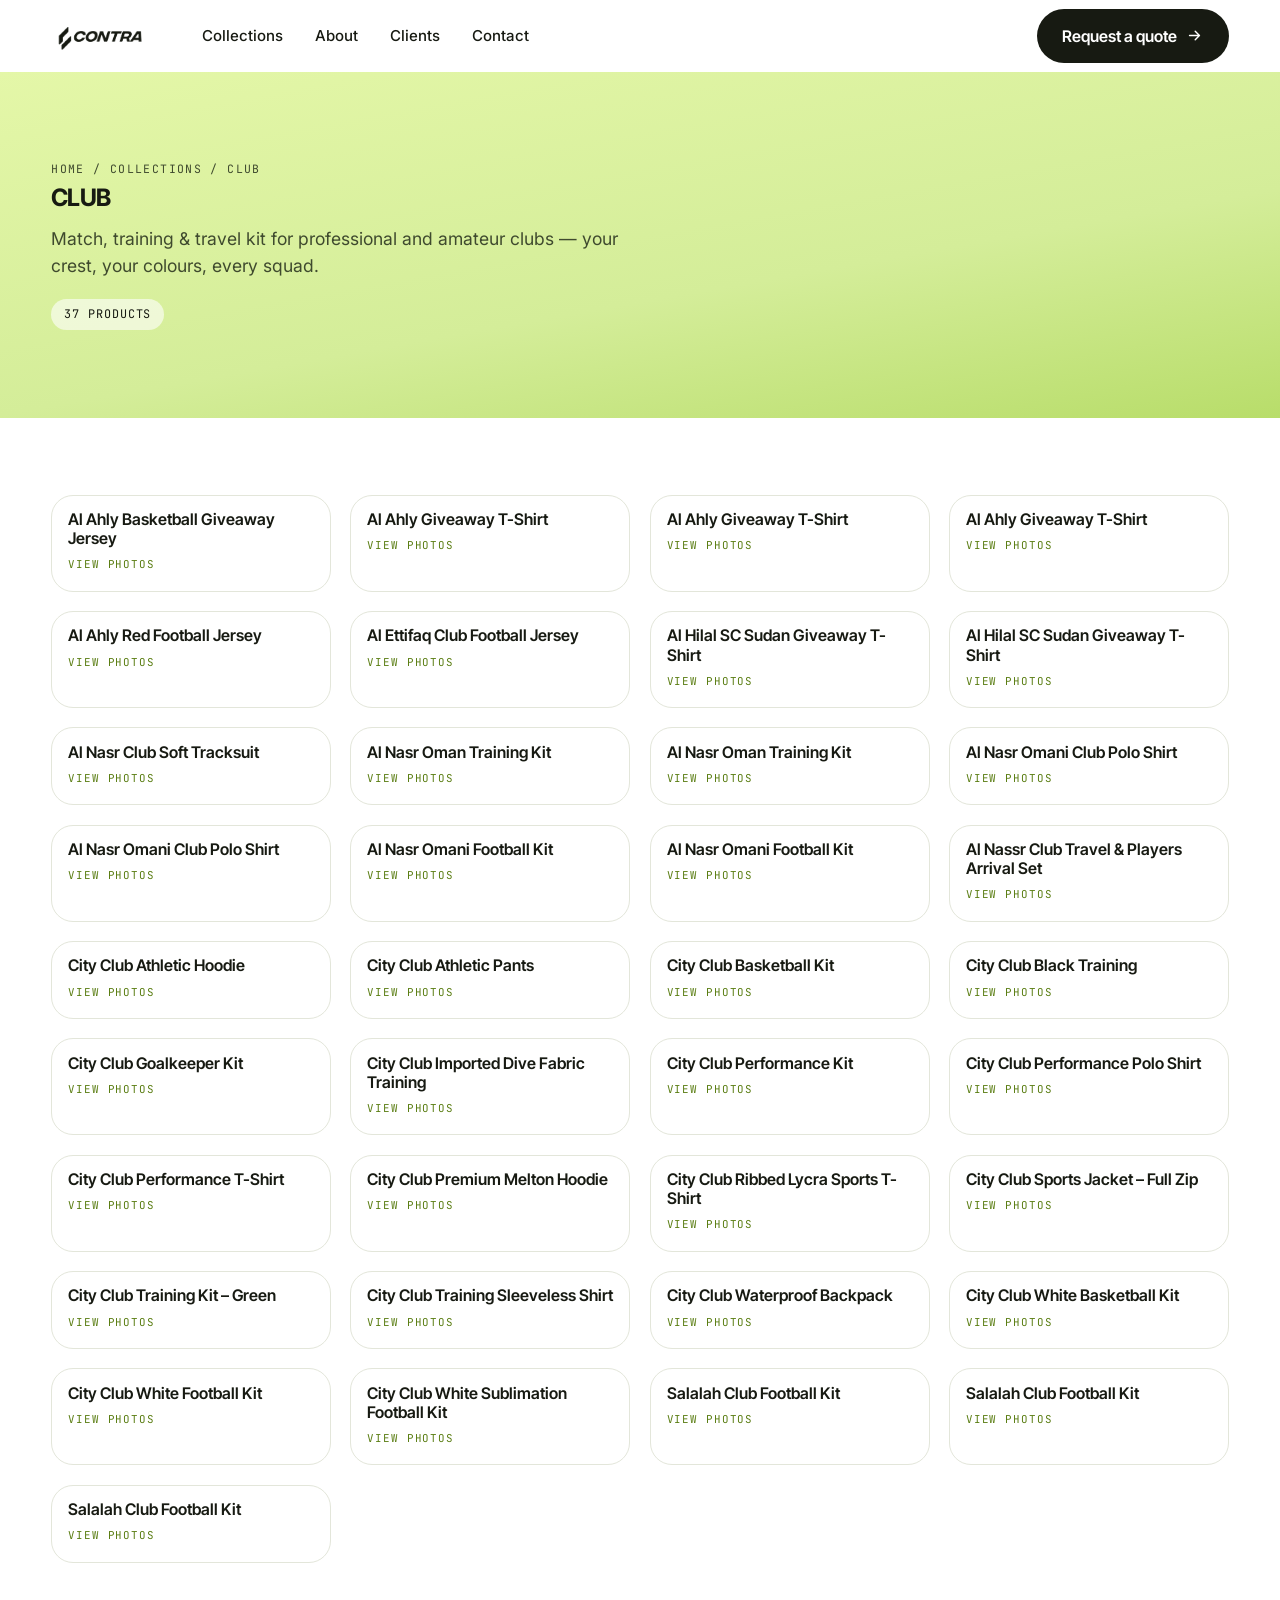
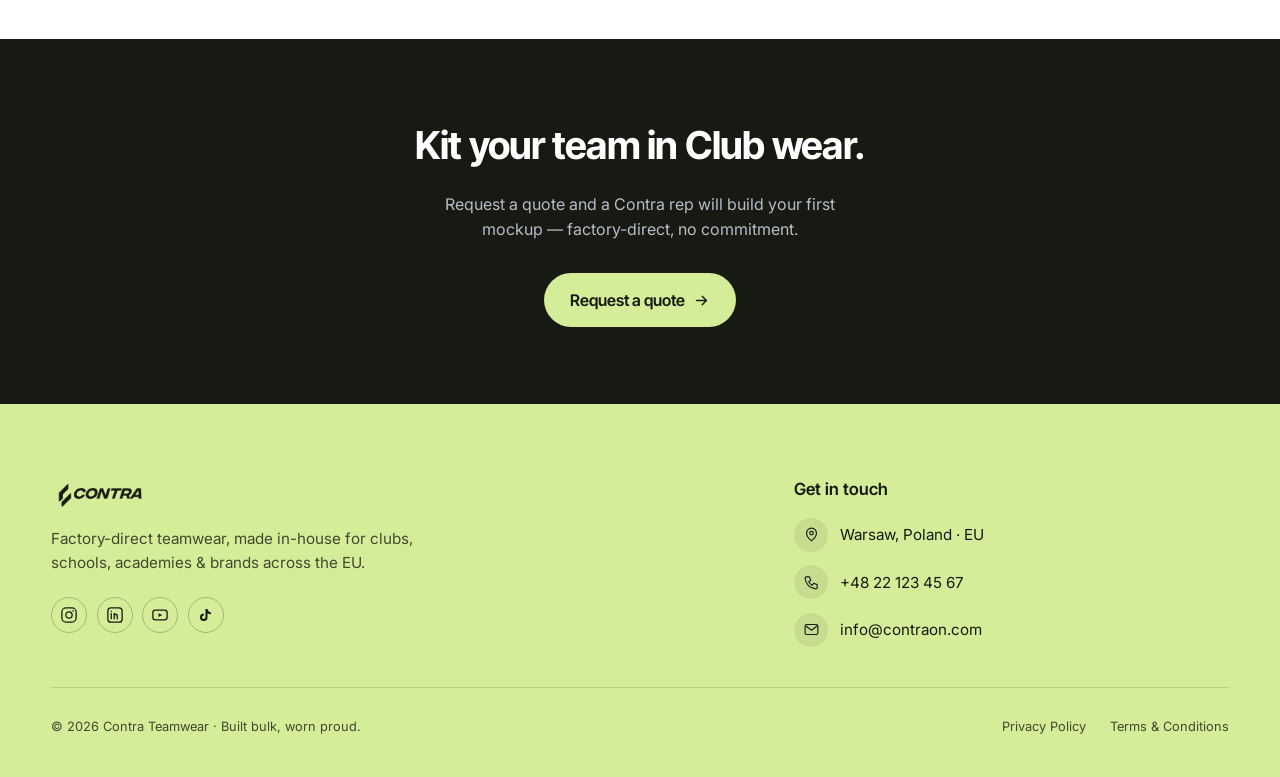
<file: collection-club.html>
<!DOCTYPE html>
<html lang="en">
<head>
<meta charset="UTF-8">
<meta name="viewport" content="width=device-width, initial-scale=1.0">
<title>Contra — Club Collection</title>
<link rel="preconnect" href="https://fonts.googleapis.com">
<link rel="preconnect" href="https://fonts.gstatic.com" crossorigin>
<link href="https://fonts.googleapis.com/css2?family=Inter+Tight:wght@400;500;600;700;800&family=Inter:wght@400;500;600;700&family=JetBrains+Mono:wght@500;600&display=swap" rel="stylesheet">
<link rel="stylesheet" href="site.css">
<style>
:root{
  --ink:#171a12;--lime:#d4ed99;--lime-bright:#e4f7a8;--lime-deep:#b8dd6a;--lime-dark:#9cc24e;
  --accent:#5a7d12;--pop-lime:#DBFC37;--olive:#3f4a2e;
  --white:#fff;--soft:#f7f8f2;--soft-2:#eef1e6;--border:#e3e6da;--muted:#7c8368;--muted-2:#616753;
  --font-d:"Inter Tight",sans-serif;--font-b:"Inter",sans-serif;--font-m:"JetBrains Mono",monospace;
  --wrap:1280px;--gut:clamp(1.25rem,4vw,4.5rem);--ease:cubic-bezier(.22,.61,.36,1);--head-h:72px;--r:14px;--r-lg:22px;
}
*{margin:0;padding:0;box-sizing:border-box}
html{scroll-behavior:smooth}
body{font-family:var(--font-b);color:var(--ink);background:var(--white);line-height:1.55;-webkit-font-smoothing:antialiased;padding-top:var(--head-h)}
img{display:block;max-width:100%}
a{color:inherit;text-decoration:none}
button{font:inherit;cursor:pointer;border:none;background:none;color:inherit}
::selection{background:var(--lime);color:var(--ink)}
:focus-visible{outline:3px solid var(--accent);outline-offset:2px;border-radius:6px}
.wrap{max-width:var(--wrap);margin:0 auto;padding-inline:var(--gut)}
.btn{display:inline-flex;align-items:center;gap:.55rem;font-family:var(--font-d);font-weight:600;font-size:1rem;padding:.9rem 1.6rem;border-radius:999px;transition:background .2s,transform .2s}
.btn svg{width:17px;height:17px;stroke:currentColor;fill:none}
.btn-acc{background:var(--ink);color:#fff}.btn-acc:hover{background:#000;transform:translateY(-1px)}
/* hero band */
.col-hero{background:linear-gradient(170deg,var(--lime-bright),var(--lime) 60%,var(--lime-deep));padding:clamp(3rem,7vw,5.5rem) 0}
.col-hero .crumb{font-family:var(--font-m);font-size:.72rem;letter-spacing:.12em;text-transform:uppercase;color:var(--olive)}
.col-hero h1{font-family:var(--font-d);font-weight:700;letter-spacing:-.03em;text-transform:uppercase;font-size:clamp(2.6rem,1.4rem+4vw,5rem);line-height:.9;margin-top:.6rem}
.col-hero p{margin-top:1rem;max-width:52ch;color:var(--olive);font-size:1.1rem}
.col-hero .count{margin-top:1.2rem;font-family:var(--font-m);font-size:.74rem;letter-spacing:.08em;text-transform:uppercase;color:var(--ink);background:rgba(255,255,255,.6);display:inline-block;padding:.4rem .8rem;border-radius:999px}
/* grid */
.grid-sec{padding:clamp(3rem,6vw,5rem) 0}
.pgrid{display:grid;grid-template-columns:repeat(4,1fr);gap:1.2rem}
.pcard{background:#fff;border:1px solid var(--border);border-radius:var(--r-lg);overflow:hidden;cursor:pointer;transition:transform .3s var(--ease),box-shadow .3s,border-color .3s;display:flex;flex-direction:column;text-align:left}
.pcard:hover{transform:translateY(-5px);box-shadow:0 22px 48px rgba(25,25,25,.12);border-color:var(--lime-dark)}
.pcard .pc-img{position:relative;aspect-ratio:1;background:var(--soft);overflow:hidden}
.pcard .pc-img img{position:absolute;inset:0;width:100%;height:100%;object-fit:cover;transition:transform .6s var(--ease)}
.pcard:hover .pc-img img{transform:scale(1.05)}
.pcard .pc-badge{position:absolute;top:.7rem;right:.7rem;background:rgba(255,255,255,.92);font-family:var(--font-m);font-size:.6rem;font-weight:600;letter-spacing:.06em;padding:.2rem .5rem;border-radius:5px;color:var(--muted-2)}
.pcard .pc-meta{padding:.9rem 1rem 1.1rem}
.pcard h3{font-family:var(--font-d);font-weight:600;font-size:1rem;line-height:1.2;color:var(--ink)}
.pcard .pc-cta{margin-top:.5rem;font-family:var(--font-m);font-size:.68rem;letter-spacing:.08em;text-transform:uppercase;color:var(--accent)}
/* cta band */
.cta-band{background:var(--ink);color:#fff;text-align:center;padding:clamp(3rem,6vw,5rem) 0}
.cta-band h2{font-family:var(--font-d);font-weight:700;letter-spacing:-.02em;font-size:clamp(1.8rem,3vw,2.6rem)}
.cta-band p{margin:1rem auto 2rem;max-width:44ch;color:#b9bcc6}
.cta-band .btn-acc{background:var(--lime);color:var(--ink)}.cta-band .btn-acc:hover{background:var(--lime-deep)}
/* modal carousel */
.modal{position:fixed;inset:0;z-index:100;background:rgba(10,12,8,.9);display:none;align-items:center;justify-content:center;padding:2rem}
.modal.is-open{display:flex}
.modal-inner{position:relative;max-width:900px;width:100%;background:#fff;border-radius:var(--r-lg);overflow:hidden;display:flex;flex-direction:column;max-height:90vh}
.modal-stage{position:relative;background:var(--soft);aspect-ratio:1;max-height:70vh}
.modal-stage img{position:absolute;inset:0;width:100%;height:100%;object-fit:contain;opacity:0;transition:opacity .3s}
.modal-stage img.is-active{opacity:1}
.modal-nav{position:absolute;top:50%;transform:translateY(-50%);width:44px;height:44px;border-radius:50%;background:rgba(255,255,255,.95);display:grid;place-items:center;box-shadow:0 4px 14px rgba(0,0,0,.2);z-index:2}
.modal-nav svg{width:20px;height:20px;stroke:var(--ink);fill:none}
.modal-prev{left:1rem}.modal-next{right:1rem}
.modal-foot{padding:1rem 1.3rem;display:flex;align-items:center;justify-content:space-between;gap:1rem;border-top:1px solid var(--border)}
.modal-foot h3{font-family:var(--font-d);font-weight:700;font-size:1.15rem}
.modal-foot .dots{display:flex;gap:.3rem}
.modal-foot .dots i{width:7px;height:7px;border-radius:50%;background:var(--border)}
.modal-foot .dots i.is-active{background:var(--ink)}
.modal-close{position:absolute;top:1rem;right:1rem;z-index:3;width:40px;height:40px;border-radius:50%;background:rgba(255,255,255,.95);display:grid;place-items:center;font-size:1.3rem;color:var(--ink);box-shadow:0 4px 14px rgba(0,0,0,.2)}
@media(max-width:1023px){.pgrid{grid-template-columns:repeat(3,1fr)}}
@media(max-width:720px){.pgrid{grid-template-columns:repeat(2,1fr)}}
@media(max-width:460px){.pgrid{grid-template-columns:1fr 1fr}}
@media(prefers-reduced-motion:reduce){*{transition:none!important}}
</style>
</head>
<body>
<div id="site-header"></div>

<section class="col-hero"><div class="wrap">
  <div class="crumb">Home / Collections / Club</div>
  <h1>Club</h1>
  <p>Match, training &amp; travel kit for professional and amateur clubs — your crest, your colours, every squad.</p>
  <div class="count">37 products</div>
</div></section>

<section class="grid-sec"><div class="wrap">
  <div class="pgrid">
    <button class="pcard" data-prod="al-ahly-basketball-giveaway-jersey"><div class="pc-img"><img loading="lazy" src="contra-products/club/al-ahly-basketball-giveaway-jersey/01.jpg" alt="Al Ahly Basketball Giveaway Jersey"><span class="pc-badge">+1</span></div><div class="pc-meta"><h3>Al Ahly Basketball Giveaway Jersey</h3><div class="pc-cta">View photos</div></div></button>
    <button class="pcard" data-prod="al-ahly-giveaway-t-shirt"><div class="pc-img"><img loading="lazy" src="contra-products/club/al-ahly-giveaway-t-shirt/01.jpg" alt="Al Ahly Giveaway T-Shirt"><span class="pc-badge">+1</span></div><div class="pc-meta"><h3>Al Ahly Giveaway T-Shirt</h3><div class="pc-cta">View photos</div></div></button>
    <button class="pcard" data-prod="al-ahly-giveaway-t-shirt-1"><div class="pc-img"><img loading="lazy" src="contra-products/club/al-ahly-giveaway-t-shirt-1/01.jpg" alt="Al Ahly Giveaway T-Shirt"><span class="pc-badge">+1</span></div><div class="pc-meta"><h3>Al Ahly Giveaway T-Shirt</h3><div class="pc-cta">View photos</div></div></button>
    <button class="pcard" data-prod="al-ahly-giveaway-t-shirt-2"><div class="pc-img"><img loading="lazy" src="contra-products/club/al-ahly-giveaway-t-shirt-2/01.jpg" alt="Al Ahly Giveaway T-Shirt"><span class="pc-badge">+1</span></div><div class="pc-meta"><h3>Al Ahly Giveaway T-Shirt</h3><div class="pc-cta">View photos</div></div></button>
    <button class="pcard" data-prod="al-ahly-red-football-jersey"><div class="pc-img"><img loading="lazy" src="contra-products/club/al-ahly-red-football-jersey/01.jpg" alt="Al Ahly Red Football Jersey"><span class="pc-badge">+1</span></div><div class="pc-meta"><h3>Al Ahly Red Football Jersey</h3><div class="pc-cta">View photos</div></div></button>
    <button class="pcard" data-prod="al-ettifaq-club-football-jersey"><div class="pc-img"><img loading="lazy" src="contra-products/club/al-ettifaq-club-football-jersey/01.jpg" alt="Al Ettifaq Club Football Jersey"><span class="pc-badge">+1</span></div><div class="pc-meta"><h3>Al Ettifaq Club Football Jersey</h3><div class="pc-cta">View photos</div></div></button>
    <button class="pcard" data-prod="al-hilal-sc-sudan-giveaway-t-shirt"><div class="pc-img"><img loading="lazy" src="contra-products/club/al-hilal-sc-sudan-giveaway-t-shirt/01.jpg" alt="Al Hilal SC Sudan Giveaway T-Shirt"><span class="pc-badge">+1</span></div><div class="pc-meta"><h3>Al Hilal SC Sudan Giveaway T-Shirt</h3><div class="pc-cta">View photos</div></div></button>
    <button class="pcard" data-prod="al-hilal-sc-sudan-giveaway-t-shirt-1"><div class="pc-img"><img loading="lazy" src="contra-products/club/al-hilal-sc-sudan-giveaway-t-shirt-1/01.jpg" alt="Al Hilal SC Sudan Giveaway T-Shirt"><span class="pc-badge">+1</span></div><div class="pc-meta"><h3>Al Hilal SC Sudan Giveaway T-Shirt</h3><div class="pc-cta">View photos</div></div></button>
    <button class="pcard" data-prod="al-nasr-club-soft-tracksuit"><div class="pc-img"><img loading="lazy" src="contra-products/club/al-nasr-club-soft-tracksuit/01.jpg" alt="Al Nasr Club Soft Tracksuit"><span class="pc-badge">+1</span></div><div class="pc-meta"><h3>Al Nasr Club Soft Tracksuit</h3><div class="pc-cta">View photos</div></div></button>
    <button class="pcard" data-prod="al-nasr-oman-training-kit"><div class="pc-img"><img loading="lazy" src="contra-products/club/al-nasr-oman-training-kit/01.jpg" alt="Al Nasr Oman Training Kit"><span class="pc-badge">+1</span></div><div class="pc-meta"><h3>Al Nasr Oman Training Kit</h3><div class="pc-cta">View photos</div></div></button>
    <button class="pcard" data-prod="al-nasr-oman-training-kit-1"><div class="pc-img"><img loading="lazy" src="contra-products/club/al-nasr-oman-training-kit-1/01.jpg" alt="Al Nasr Oman Training Kit"><span class="pc-badge">+1</span></div><div class="pc-meta"><h3>Al Nasr Oman Training Kit</h3><div class="pc-cta">View photos</div></div></button>
    <button class="pcard" data-prod="al-nasr-omani-club-polo-shirt"><div class="pc-img"><img loading="lazy" src="contra-products/club/al-nasr-omani-club-polo-shirt/01.jpg" alt="Al Nasr Omani Club Polo Shirt"><span class="pc-badge">+2</span></div><div class="pc-meta"><h3>Al Nasr Omani Club Polo Shirt</h3><div class="pc-cta">View photos</div></div></button>
    <button class="pcard" data-prod="al-nasr-omani-club-polo-shirt-1"><div class="pc-img"><img loading="lazy" src="contra-products/club/al-nasr-omani-club-polo-shirt-1/01.jpg" alt="Al Nasr Omani Club Polo Shirt"><span class="pc-badge">+1</span></div><div class="pc-meta"><h3>Al Nasr Omani Club Polo Shirt</h3><div class="pc-cta">View photos</div></div></button>
    <button class="pcard" data-prod="al-nasr-omani-football-kit"><div class="pc-img"><img loading="lazy" src="contra-products/club/al-nasr-omani-football-kit/01.jpg" alt="Al Nasr Omani Football Kit"><span class="pc-badge">+1</span></div><div class="pc-meta"><h3>Al Nasr Omani Football Kit</h3><div class="pc-cta">View photos</div></div></button>
    <button class="pcard" data-prod="al-nasr-omani-football-kit-1"><div class="pc-img"><img loading="lazy" src="contra-products/club/al-nasr-omani-football-kit-1/01.jpg" alt="Al Nasr Omani Football Kit"><span class="pc-badge">+1</span></div><div class="pc-meta"><h3>Al Nasr Omani Football Kit</h3><div class="pc-cta">View photos</div></div></button>
    <button class="pcard" data-prod="al-nassr-club-travel-players-arrival-set"><div class="pc-img"><img loading="lazy" src="contra-products/club/al-nassr-club-travel-players-arrival-set/01.jpg" alt="Al Nassr Club Travel &amp; Players Arrival Set"><span class="pc-badge">+1</span></div><div class="pc-meta"><h3>Al Nassr Club Travel &amp; Players Arrival Set</h3><div class="pc-cta">View photos</div></div></button>
    <button class="pcard" data-prod="city-club-athletic-hoodie"><div class="pc-img"><img loading="lazy" src="contra-products/club/city-club-athletic-hoodie/01.jpg" alt="City Club Athletic Hoodie"><span class="pc-badge">+2</span></div><div class="pc-meta"><h3>City Club Athletic Hoodie</h3><div class="pc-cta">View photos</div></div></button>
    <button class="pcard" data-prod="city-club-athletic-pants"><div class="pc-img"><img loading="lazy" src="contra-products/club/city-club-athletic-pants/01.jpg" alt="City Club Athletic Pants"><span class="pc-badge">+2</span></div><div class="pc-meta"><h3>City Club Athletic Pants</h3><div class="pc-cta">View photos</div></div></button>
    <button class="pcard" data-prod="city-club-basketball-kit"><div class="pc-img"><img loading="lazy" src="contra-products/club/city-club-basketball-kit/01.jpg" alt="City Club Basketball Kit"><span class="pc-badge">+1</span></div><div class="pc-meta"><h3>City Club Basketball Kit</h3><div class="pc-cta">View photos</div></div></button>
    <button class="pcard" data-prod="city-club-black-training"><div class="pc-img"><img loading="lazy" src="contra-products/club/city-club-black-training/01.jpg" alt="City Club Black Training"><span class="pc-badge">+2</span></div><div class="pc-meta"><h3>City Club Black Training</h3><div class="pc-cta">View photos</div></div></button>
    <button class="pcard" data-prod="city-club-goalkeeper-kit"><div class="pc-img"><img loading="lazy" src="contra-products/club/city-club-goalkeeper-kit/01.jpg" alt="City Club Goalkeeper Kit"><span class="pc-badge">+2</span></div><div class="pc-meta"><h3>City Club Goalkeeper Kit</h3><div class="pc-cta">View photos</div></div></button>
    <button class="pcard" data-prod="city-club-imported-dive-fabric-training"><div class="pc-img"><img loading="lazy" src="contra-products/club/city-club-imported-dive-fabric-training/01.jpg" alt="City Club Imported Dive Fabric Training"><span class="pc-badge">+3</span></div><div class="pc-meta"><h3>City Club Imported Dive Fabric Training</h3><div class="pc-cta">View photos</div></div></button>
    <button class="pcard" data-prod="city-club-performance-kit"><div class="pc-img"><img loading="lazy" src="contra-products/club/city-club-performance-kit/01.jpg" alt="City Club Performance Kit"><span class="pc-badge">+2</span></div><div class="pc-meta"><h3>City Club Performance Kit</h3><div class="pc-cta">View photos</div></div></button>
    <button class="pcard" data-prod="city-club-performance-polo-shirt"><div class="pc-img"><img loading="lazy" src="contra-products/club/city-club-performance-polo-shirt/01.jpg" alt="City Club Performance Polo Shirt"><span class="pc-badge">+2</span></div><div class="pc-meta"><h3>City Club Performance Polo Shirt</h3><div class="pc-cta">View photos</div></div></button>
    <button class="pcard" data-prod="city-club-performance-t-shirt"><div class="pc-img"><img loading="lazy" src="contra-products/club/city-club-performance-t-shirt/01.jpg" alt="City Club Performance T-Shirt"><span class="pc-badge">+1</span></div><div class="pc-meta"><h3>City Club Performance T-Shirt</h3><div class="pc-cta">View photos</div></div></button>
    <button class="pcard" data-prod="city-club-premium-melton-hoodie"><div class="pc-img"><img loading="lazy" src="contra-products/club/city-club-premium-melton-hoodie/01.jpg" alt="City Club Premium Melton Hoodie"><span class="pc-badge">+2</span></div><div class="pc-meta"><h3>City Club Premium Melton Hoodie</h3><div class="pc-cta">View photos</div></div></button>
    <button class="pcard" data-prod="city-club-ribbed-lycra-sports-t-shirt"><div class="pc-img"><img loading="lazy" src="contra-products/club/city-club-ribbed-lycra-sports-t-shirt/01.jpg" alt="City Club Ribbed Lycra Sports T-Shirt"><span class="pc-badge">+1</span></div><div class="pc-meta"><h3>City Club Ribbed Lycra Sports T-Shirt</h3><div class="pc-cta">View photos</div></div></button>
    <button class="pcard" data-prod="city-club-sports-jacket-full-zip"><div class="pc-img"><img loading="lazy" src="contra-products/club/city-club-sports-jacket-full-zip/01.jpg" alt="City Club Sports Jacket – Full Zip"><span class="pc-badge">+1</span></div><div class="pc-meta"><h3>City Club Sports Jacket – Full Zip</h3><div class="pc-cta">View photos</div></div></button>
    <button class="pcard" data-prod="city-club-training-kit-green"><div class="pc-img"><img loading="lazy" src="contra-products/club/city-club-training-kit-green/01.jpg" alt="City Club Training Kit – Green"><span class="pc-badge">+1</span></div><div class="pc-meta"><h3>City Club Training Kit – Green</h3><div class="pc-cta">View photos</div></div></button>
    <button class="pcard" data-prod="city-club-training-sleeveless-shirt"><div class="pc-img"><img loading="lazy" src="contra-products/club/city-club-training-sleeveless-shirt/01.jpg" alt="City Club Training Sleeveless Shirt"><span class="pc-badge">+3</span></div><div class="pc-meta"><h3>City Club Training Sleeveless Shirt</h3><div class="pc-cta">View photos</div></div></button>
    <button class="pcard" data-prod="city-club-waterproof-backpack"><div class="pc-img"><img loading="lazy" src="contra-products/club/city-club-waterproof-backpack/01.jpg" alt="City Club Waterproof Backpack"><span class="pc-badge">+1</span></div><div class="pc-meta"><h3>City Club Waterproof Backpack</h3><div class="pc-cta">View photos</div></div></button>
    <button class="pcard" data-prod="city-club-white-basketball-kit"><div class="pc-img"><img loading="lazy" src="contra-products/club/city-club-white-basketball-kit/01.jpg" alt="City Club White Basketball Kit"><span class="pc-badge">+1</span></div><div class="pc-meta"><h3>City Club White Basketball Kit</h3><div class="pc-cta">View photos</div></div></button>
    <button class="pcard" data-prod="city-club-white-football-kit"><div class="pc-img"><img loading="lazy" src="contra-products/club/city-club-white-football-kit/01.jpg" alt="City Club White Football Kit"><span class="pc-badge">+1</span></div><div class="pc-meta"><h3>City Club White Football Kit</h3><div class="pc-cta">View photos</div></div></button>
    <button class="pcard" data-prod="city-club-white-sublimation-football-kit"><div class="pc-img"><img loading="lazy" src="contra-products/club/city-club-white-sublimation-football-kit/01.jpg" alt="City Club White Sublimation Football Kit"><span class="pc-badge">+2</span></div><div class="pc-meta"><h3>City Club White Sublimation Football Kit</h3><div class="pc-cta">View photos</div></div></button>
    <button class="pcard" data-prod="salalah-club-football-kit"><div class="pc-img"><img loading="lazy" src="contra-products/club/salalah-club-football-kit/01.jpg" alt="Salalah Club Football Kit"><span class="pc-badge">+2</span></div><div class="pc-meta"><h3>Salalah Club Football Kit</h3><div class="pc-cta">View photos</div></div></button>
    <button class="pcard" data-prod="salalah-club-football-kit-1"><div class="pc-img"><img loading="lazy" src="contra-products/club/salalah-club-football-kit-1/01.jpg" alt="Salalah Club Football Kit"><span class="pc-badge">+2</span></div><div class="pc-meta"><h3>Salalah Club Football Kit</h3><div class="pc-cta">View photos</div></div></button>
    <button class="pcard" data-prod="salalah-club-football-kit-2"><div class="pc-img"><img loading="lazy" src="contra-products/club/salalah-club-football-kit-2/01.jpg" alt="Salalah Club Football Kit"><span class="pc-badge">+1</span></div><div class="pc-meta"><h3>Salalah Club Football Kit</h3><div class="pc-cta">View photos</div></div></button>
  </div>
</div></section>

<section class="cta-band"><div class="wrap">
  <h2>Kit your team in Club wear.</h2>
  <p>Request a quote and a Contra rep will build your first mockup — factory-direct, no commitment.</p>
  <a class="btn btn-acc" href="contra7-1.html#request">Request a quote <svg viewBox="0 0 24 24"><path d="M5 12h14M13 6l6 6-6 6" stroke-width="2" stroke-linecap="round" stroke-linejoin="round"/></svg></a>
</div></section>

<div id="site-footer"></div>

<div class="modal" id="modal" aria-hidden="true">
  <div class="modal-inner">
    <button class="modal-close" id="mClose" aria-label="Close">✕</button>
    <div class="modal-stage" id="mStage"></div>
    <button class="modal-nav modal-prev" id="mPrev" aria-label="Previous"><svg viewBox="0 0 24 24"><path d="M15 18l-6-6 6-6" stroke-width="2" stroke-linecap="round" stroke-linejoin="round"/></svg></button>
    <button class="modal-nav modal-next" id="mNext" aria-label="Next"><svg viewBox="0 0 24 24"><path d="M9 6l6 6-6 6" stroke-width="2" stroke-linecap="round" stroke-linejoin="round"/></svg></button>
    <div class="modal-foot"><h3 id="mTitle"></h3><div class="dots" id="mDots"></div></div>
  </div>
</div>

<script>
var PRODUCTS = {"al-ahly-basketball-giveaway-jersey": {"title": "Al Ahly Basketball Giveaway Jersey", "images": ["contra-products/club/al-ahly-basketball-giveaway-jersey/01.jpg", "contra-products/club/al-ahly-basketball-giveaway-jersey/02.jpg"]}, "al-ahly-giveaway-t-shirt": {"title": "Al Ahly Giveaway T-Shirt", "images": ["contra-products/club/al-ahly-giveaway-t-shirt/01.jpg", "contra-products/club/al-ahly-giveaway-t-shirt/02.jpg"]}, "al-ahly-giveaway-t-shirt-1": {"title": "Al Ahly Giveaway T-Shirt", "images": ["contra-products/club/al-ahly-giveaway-t-shirt-1/01.jpg", "contra-products/club/al-ahly-giveaway-t-shirt-1/02.jpg"]}, "al-ahly-giveaway-t-shirt-2": {"title": "Al Ahly Giveaway T-Shirt", "images": ["contra-products/club/al-ahly-giveaway-t-shirt-2/01.jpg", "contra-products/club/al-ahly-giveaway-t-shirt-2/02.jpg"]}, "al-ahly-red-football-jersey": {"title": "Al Ahly Red Football Jersey", "images": ["contra-products/club/al-ahly-red-football-jersey/01.jpg", "contra-products/club/al-ahly-red-football-jersey/02.jpg"]}, "al-ettifaq-club-football-jersey": {"title": "Al Ettifaq Club Football Jersey", "images": ["contra-products/club/al-ettifaq-club-football-jersey/01.jpg", "contra-products/club/al-ettifaq-club-football-jersey/02.jpg"]}, "al-hilal-sc-sudan-giveaway-t-shirt": {"title": "Al Hilal SC Sudan Giveaway T-Shirt", "images": ["contra-products/club/al-hilal-sc-sudan-giveaway-t-shirt/01.jpg", "contra-products/club/al-hilal-sc-sudan-giveaway-t-shirt/02.jpg"]}, "al-hilal-sc-sudan-giveaway-t-shirt-1": {"title": "Al Hilal SC Sudan Giveaway T-Shirt", "images": ["contra-products/club/al-hilal-sc-sudan-giveaway-t-shirt-1/01.jpg", "contra-products/club/al-hilal-sc-sudan-giveaway-t-shirt-1/02.jpg"]}, "al-nasr-club-soft-tracksuit": {"title": "Al Nasr Club Soft Tracksuit", "images": ["contra-products/club/al-nasr-club-soft-tracksuit/01.jpg", "contra-products/club/al-nasr-club-soft-tracksuit/02.jpg"]}, "al-nasr-oman-training-kit": {"title": "Al Nasr Oman Training Kit", "images": ["contra-products/club/al-nasr-oman-training-kit/01.jpg", "contra-products/club/al-nasr-oman-training-kit/02.jpg"]}, "al-nasr-oman-training-kit-1": {"title": "Al Nasr Oman Training Kit", "images": ["contra-products/club/al-nasr-oman-training-kit-1/01.jpg", "contra-products/club/al-nasr-oman-training-kit-1/02.jpg"]}, "al-nasr-omani-club-polo-shirt": {"title": "Al Nasr Omani Club Polo Shirt", "images": ["contra-products/club/al-nasr-omani-club-polo-shirt/01.jpg", "contra-products/club/al-nasr-omani-club-polo-shirt/02.jpg", "contra-products/club/al-nasr-omani-club-polo-shirt/03.jpg"]}, "al-nasr-omani-club-polo-shirt-1": {"title": "Al Nasr Omani Club Polo Shirt", "images": ["contra-products/club/al-nasr-omani-club-polo-shirt-1/01.jpg", "contra-products/club/al-nasr-omani-club-polo-shirt-1/02.jpg"]}, "al-nasr-omani-football-kit": {"title": "Al Nasr Omani Football Kit", "images": ["contra-products/club/al-nasr-omani-football-kit/01.jpg", "contra-products/club/al-nasr-omani-football-kit/02.jpg"]}, "al-nasr-omani-football-kit-1": {"title": "Al Nasr Omani Football Kit", "images": ["contra-products/club/al-nasr-omani-football-kit-1/01.jpg", "contra-products/club/al-nasr-omani-football-kit-1/02.jpg"]}, "al-nassr-club-travel-players-arrival-set": {"title": "Al Nassr Club Travel & Players Arrival Set", "images": ["contra-products/club/al-nassr-club-travel-players-arrival-set/01.jpg", "contra-products/club/al-nassr-club-travel-players-arrival-set/02.jpg"]}, "city-club-athletic-hoodie": {"title": "City Club Athletic Hoodie", "images": ["contra-products/club/city-club-athletic-hoodie/01.jpg", "contra-products/club/city-club-athletic-hoodie/02.jpg", "contra-products/club/city-club-athletic-hoodie/03.jpg"]}, "city-club-athletic-pants": {"title": "City Club Athletic Pants", "images": ["contra-products/club/city-club-athletic-pants/01.jpg", "contra-products/club/city-club-athletic-pants/02.jpg", "contra-products/club/city-club-athletic-pants/03.jpg"]}, "city-club-basketball-kit": {"title": "City Club Basketball Kit", "images": ["contra-products/club/city-club-basketball-kit/01.jpg", "contra-products/club/city-club-basketball-kit/02.jpg"]}, "city-club-black-training": {"title": "City Club Black Training", "images": ["contra-products/club/city-club-black-training/01.jpg", "contra-products/club/city-club-black-training/02.jpg", "contra-products/club/city-club-black-training/03.jpg"]}, "city-club-goalkeeper-kit": {"title": "City Club Goalkeeper Kit", "images": ["contra-products/club/city-club-goalkeeper-kit/01.jpg", "contra-products/club/city-club-goalkeeper-kit/02.jpg", "contra-products/club/city-club-goalkeeper-kit/03.jpg"]}, "city-club-imported-dive-fabric-training": {"title": "City Club Imported Dive Fabric Training", "images": ["contra-products/club/city-club-imported-dive-fabric-training/01.jpg", "contra-products/club/city-club-imported-dive-fabric-training/02.jpg", "contra-products/club/city-club-imported-dive-fabric-training/03.jpg", "contra-products/club/city-club-imported-dive-fabric-training/04.jpg"]}, "city-club-performance-kit": {"title": "City Club Performance Kit", "images": ["contra-products/club/city-club-performance-kit/01.jpg", "contra-products/club/city-club-performance-kit/02.jpg", "contra-products/club/city-club-performance-kit/03.jpg"]}, "city-club-performance-polo-shirt": {"title": "City Club Performance Polo Shirt", "images": ["contra-products/club/city-club-performance-polo-shirt/01.jpg", "contra-products/club/city-club-performance-polo-shirt/02.jpg", "contra-products/club/city-club-performance-polo-shirt/03.jpg"]}, "city-club-performance-t-shirt": {"title": "City Club Performance T-Shirt", "images": ["contra-products/club/city-club-performance-t-shirt/01.jpg", "contra-products/club/city-club-performance-t-shirt/02.jpg"]}, "city-club-premium-melton-hoodie": {"title": "City Club Premium Melton Hoodie", "images": ["contra-products/club/city-club-premium-melton-hoodie/01.jpg", "contra-products/club/city-club-premium-melton-hoodie/02.jpg", "contra-products/club/city-club-premium-melton-hoodie/03.jpg"]}, "city-club-ribbed-lycra-sports-t-shirt": {"title": "City Club Ribbed Lycra Sports T-Shirt", "images": ["contra-products/club/city-club-ribbed-lycra-sports-t-shirt/01.jpg", "contra-products/club/city-club-ribbed-lycra-sports-t-shirt/02.jpg"]}, "city-club-sports-jacket-full-zip": {"title": "City Club Sports Jacket – Full Zip", "images": ["contra-products/club/city-club-sports-jacket-full-zip/01.jpg", "contra-products/club/city-club-sports-jacket-full-zip/02.jpg"]}, "city-club-training-kit-green": {"title": "City Club Training Kit – Green", "images": ["contra-products/club/city-club-training-kit-green/01.jpg", "contra-products/club/city-club-training-kit-green/02.jpg"]}, "city-club-training-sleeveless-shirt": {"title": "City Club Training Sleeveless Shirt", "images": ["contra-products/club/city-club-training-sleeveless-shirt/01.jpg", "contra-products/club/city-club-training-sleeveless-shirt/02.jpg", "contra-products/club/city-club-training-sleeveless-shirt/03.jpg", "contra-products/club/city-club-training-sleeveless-shirt/04.jpg"]}, "city-club-waterproof-backpack": {"title": "City Club Waterproof Backpack", "images": ["contra-products/club/city-club-waterproof-backpack/01.jpg", "contra-products/club/city-club-waterproof-backpack/02.jpg"]}, "city-club-white-basketball-kit": {"title": "City Club White Basketball Kit", "images": ["contra-products/club/city-club-white-basketball-kit/01.jpg", "contra-products/club/city-club-white-basketball-kit/02.jpg"]}, "city-club-white-football-kit": {"title": "City Club White Football Kit", "images": ["contra-products/club/city-club-white-football-kit/01.jpg", "contra-products/club/city-club-white-football-kit/02.jpg"]}, "city-club-white-sublimation-football-kit": {"title": "City Club White Sublimation Football Kit", "images": ["contra-products/club/city-club-white-sublimation-football-kit/01.jpg", "contra-products/club/city-club-white-sublimation-football-kit/02.jpg", "contra-products/club/city-club-white-sublimation-football-kit/03.jpg"]}, "salalah-club-football-kit": {"title": "Salalah Club Football Kit", "images": ["contra-products/club/salalah-club-football-kit/01.jpg", "contra-products/club/salalah-club-football-kit/02.jpg", "contra-products/club/salalah-club-football-kit/03.jpg"]}, "salalah-club-football-kit-1": {"title": "Salalah Club Football Kit", "images": ["contra-products/club/salalah-club-football-kit-1/01.jpg", "contra-products/club/salalah-club-football-kit-1/02.jpg", "contra-products/club/salalah-club-football-kit-1/03.jpg"]}, "salalah-club-football-kit-2": {"title": "Salalah Club Football Kit", "images": ["contra-products/club/salalah-club-football-kit-2/01.jpg", "contra-products/club/salalah-club-football-kit-2/02.jpg"]}};
(function(){
  "use strict";
  var modal=document.getElementById('modal'),stage=document.getElementById('mStage'),
      titleEl=document.getElementById('mTitle'),dotsEl=document.getElementById('mDots'),
      prev=document.getElementById('mPrev'),next=document.getElementById('mNext'),
      close=document.getElementById('mClose');
  var imgs=[],idx=0;
  function render(){
    stage.querySelectorAll('img').forEach(function(im,i){im.classList.toggle('is-active',i===idx);});
    dotsEl.querySelectorAll('i').forEach(function(d,i){d.classList.toggle('is-active',i===idx);});
  }
  function open(p){
    imgs=p.images;idx=0;titleEl.textContent=p.title;
    stage.innerHTML='';dotsEl.innerHTML='';
    imgs.forEach(function(src,i){
      var im=document.createElement('img');im.src=src;im.alt=p.title;if(i===0)im.className='is-active';stage.appendChild(im);
      var d=document.createElement('i');if(i===0)d.className='is-active';dotsEl.appendChild(d);
    });
    var multi=imgs.length>1;prev.style.display=next.style.display=multi?'grid':'none';
    modal.classList.add('is-open');modal.setAttribute('aria-hidden','false');document.body.style.overflow='hidden';
  }
  function hide(){modal.classList.remove('is-open');modal.setAttribute('aria-hidden','true');document.body.style.overflow='';}
  prev.addEventListener('click',function(){idx=(idx-1+imgs.length)%imgs.length;render();});
  next.addEventListener('click',function(){idx=(idx+1)%imgs.length;render();});
  close.addEventListener('click',hide);
  modal.addEventListener('click',function(e){if(e.target===modal)hide();});
  document.addEventListener('keydown',function(e){
    if(!modal.classList.contains('is-open'))return;
    if(e.key==='Escape')hide();
    else if(e.key==='ArrowLeft'){idx=(idx-1+imgs.length)%imgs.length;render();}
    else if(e.key==='ArrowRight'){idx=(idx+1)%imgs.length;render();}
  });
  document.querySelectorAll('[data-prod]').forEach(function(card){
    card.addEventListener('click',function(){open(PRODUCTS[card.getAttribute('data-prod')]);});
  });
})();
</script>
<script src="site.js"></script>
</body>
</html>
</file>
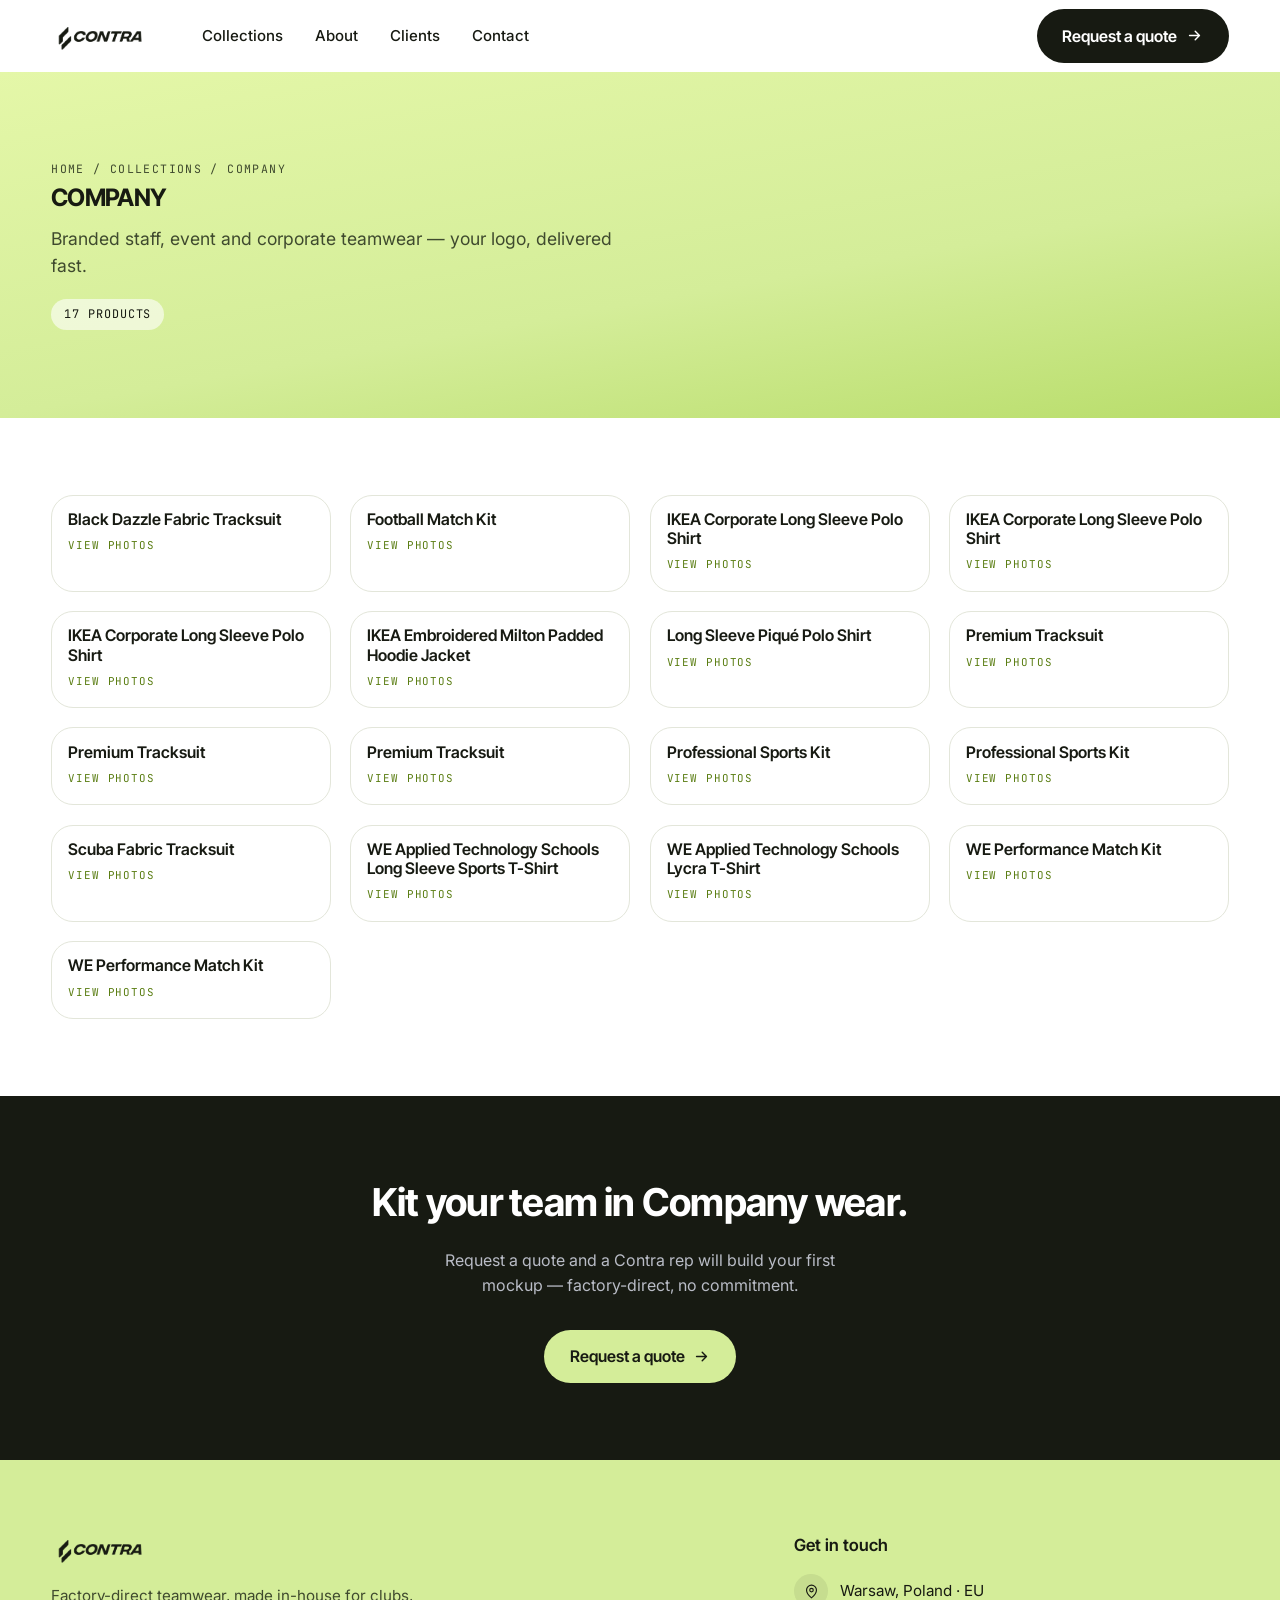
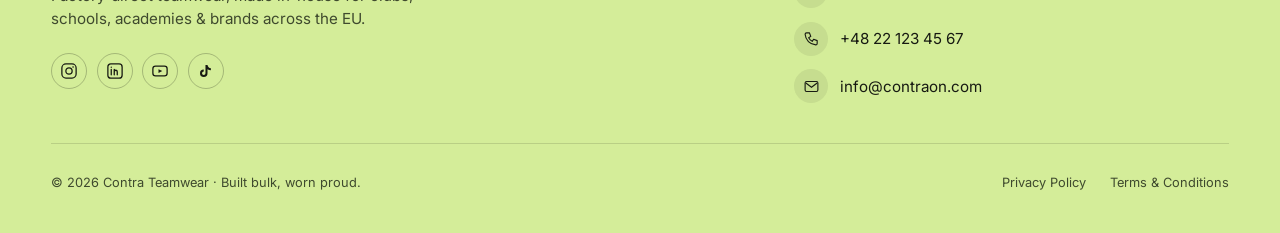
<file: collection-company.html>
<!DOCTYPE html>
<html lang="en">
<head>
<meta charset="UTF-8">
<meta name="viewport" content="width=device-width, initial-scale=1.0">
<title>Contra — Company Collection</title>
<link rel="preconnect" href="https://fonts.googleapis.com">
<link rel="preconnect" href="https://fonts.gstatic.com" crossorigin>
<link href="https://fonts.googleapis.com/css2?family=Inter+Tight:wght@400;500;600;700;800&family=Inter:wght@400;500;600;700&family=JetBrains+Mono:wght@500;600&display=swap" rel="stylesheet">
<link rel="stylesheet" href="site.css">
<style>
:root{
  --ink:#171a12;--lime:#d4ed99;--lime-bright:#e4f7a8;--lime-deep:#b8dd6a;--lime-dark:#9cc24e;
  --accent:#5a7d12;--pop-lime:#DBFC37;--olive:#3f4a2e;
  --white:#fff;--soft:#f7f8f2;--soft-2:#eef1e6;--border:#e3e6da;--muted:#7c8368;--muted-2:#616753;
  --font-d:"Inter Tight",sans-serif;--font-b:"Inter",sans-serif;--font-m:"JetBrains Mono",monospace;
  --wrap:1280px;--gut:clamp(1.25rem,4vw,4.5rem);--ease:cubic-bezier(.22,.61,.36,1);--head-h:72px;--r:14px;--r-lg:22px;
}
*{margin:0;padding:0;box-sizing:border-box}
html{scroll-behavior:smooth}
body{font-family:var(--font-b);color:var(--ink);background:var(--white);line-height:1.55;-webkit-font-smoothing:antialiased;padding-top:var(--head-h)}
img{display:block;max-width:100%}
a{color:inherit;text-decoration:none}
button{font:inherit;cursor:pointer;border:none;background:none;color:inherit}
::selection{background:var(--lime);color:var(--ink)}
:focus-visible{outline:3px solid var(--accent);outline-offset:2px;border-radius:6px}
.wrap{max-width:var(--wrap);margin:0 auto;padding-inline:var(--gut)}
.btn{display:inline-flex;align-items:center;gap:.55rem;font-family:var(--font-d);font-weight:600;font-size:1rem;padding:.9rem 1.6rem;border-radius:999px;transition:background .2s,transform .2s}
.btn svg{width:17px;height:17px;stroke:currentColor;fill:none}
.btn-acc{background:var(--ink);color:#fff}.btn-acc:hover{background:#000;transform:translateY(-1px)}
/* hero band */
.col-hero{background:linear-gradient(170deg,var(--lime-bright),var(--lime) 60%,var(--lime-deep));padding:clamp(3rem,7vw,5.5rem) 0}
.col-hero .crumb{font-family:var(--font-m);font-size:.72rem;letter-spacing:.12em;text-transform:uppercase;color:var(--olive)}
.col-hero h1{font-family:var(--font-d);font-weight:700;letter-spacing:-.03em;text-transform:uppercase;font-size:clamp(2.6rem,1.4rem+4vw,5rem);line-height:.9;margin-top:.6rem}
.col-hero p{margin-top:1rem;max-width:52ch;color:var(--olive);font-size:1.1rem}
.col-hero .count{margin-top:1.2rem;font-family:var(--font-m);font-size:.74rem;letter-spacing:.08em;text-transform:uppercase;color:var(--ink);background:rgba(255,255,255,.6);display:inline-block;padding:.4rem .8rem;border-radius:999px}
/* grid */
.grid-sec{padding:clamp(3rem,6vw,5rem) 0}
.pgrid{display:grid;grid-template-columns:repeat(4,1fr);gap:1.2rem}
.pcard{background:#fff;border:1px solid var(--border);border-radius:var(--r-lg);overflow:hidden;cursor:pointer;transition:transform .3s var(--ease),box-shadow .3s,border-color .3s;display:flex;flex-direction:column;text-align:left}
.pcard:hover{transform:translateY(-5px);box-shadow:0 22px 48px rgba(25,25,25,.12);border-color:var(--lime-dark)}
.pcard .pc-img{position:relative;aspect-ratio:1;background:var(--soft);overflow:hidden}
.pcard .pc-img img{position:absolute;inset:0;width:100%;height:100%;object-fit:cover;transition:transform .6s var(--ease)}
.pcard:hover .pc-img img{transform:scale(1.05)}
.pcard .pc-badge{position:absolute;top:.7rem;right:.7rem;background:rgba(255,255,255,.92);font-family:var(--font-m);font-size:.6rem;font-weight:600;letter-spacing:.06em;padding:.2rem .5rem;border-radius:5px;color:var(--muted-2)}
.pcard .pc-meta{padding:.9rem 1rem 1.1rem}
.pcard h3{font-family:var(--font-d);font-weight:600;font-size:1rem;line-height:1.2;color:var(--ink)}
.pcard .pc-cta{margin-top:.5rem;font-family:var(--font-m);font-size:.68rem;letter-spacing:.08em;text-transform:uppercase;color:var(--accent)}
/* cta band */
.cta-band{background:var(--ink);color:#fff;text-align:center;padding:clamp(3rem,6vw,5rem) 0}
.cta-band h2{font-family:var(--font-d);font-weight:700;letter-spacing:-.02em;font-size:clamp(1.8rem,3vw,2.6rem)}
.cta-band p{margin:1rem auto 2rem;max-width:44ch;color:#b9bcc6}
.cta-band .btn-acc{background:var(--lime);color:var(--ink)}.cta-band .btn-acc:hover{background:var(--lime-deep)}
/* modal carousel */
.modal{position:fixed;inset:0;z-index:100;background:rgba(10,12,8,.9);display:none;align-items:center;justify-content:center;padding:2rem}
.modal.is-open{display:flex}
.modal-inner{position:relative;max-width:900px;width:100%;background:#fff;border-radius:var(--r-lg);overflow:hidden;display:flex;flex-direction:column;max-height:90vh}
.modal-stage{position:relative;background:var(--soft);aspect-ratio:1;max-height:70vh}
.modal-stage img{position:absolute;inset:0;width:100%;height:100%;object-fit:contain;opacity:0;transition:opacity .3s}
.modal-stage img.is-active{opacity:1}
.modal-nav{position:absolute;top:50%;transform:translateY(-50%);width:44px;height:44px;border-radius:50%;background:rgba(255,255,255,.95);display:grid;place-items:center;box-shadow:0 4px 14px rgba(0,0,0,.2);z-index:2}
.modal-nav svg{width:20px;height:20px;stroke:var(--ink);fill:none}
.modal-prev{left:1rem}.modal-next{right:1rem}
.modal-foot{padding:1rem 1.3rem;display:flex;align-items:center;justify-content:space-between;gap:1rem;border-top:1px solid var(--border)}
.modal-foot h3{font-family:var(--font-d);font-weight:700;font-size:1.15rem}
.modal-foot .dots{display:flex;gap:.3rem}
.modal-foot .dots i{width:7px;height:7px;border-radius:50%;background:var(--border)}
.modal-foot .dots i.is-active{background:var(--ink)}
.modal-close{position:absolute;top:1rem;right:1rem;z-index:3;width:40px;height:40px;border-radius:50%;background:rgba(255,255,255,.95);display:grid;place-items:center;font-size:1.3rem;color:var(--ink);box-shadow:0 4px 14px rgba(0,0,0,.2)}
@media(max-width:1023px){.pgrid{grid-template-columns:repeat(3,1fr)}}
@media(max-width:720px){.pgrid{grid-template-columns:repeat(2,1fr)}}
@media(max-width:460px){.pgrid{grid-template-columns:1fr 1fr}}
@media(prefers-reduced-motion:reduce){*{transition:none!important}}
</style>
</head>
<body>
<div id="site-header"></div>

<section class="col-hero"><div class="wrap">
  <div class="crumb">Home / Collections / Company</div>
  <h1>Company</h1>
  <p>Branded staff, event and corporate teamwear — your logo, delivered fast.</p>
  <div class="count">17 products</div>
</div></section>

<section class="grid-sec"><div class="wrap">
  <div class="pgrid">
    <button class="pcard" data-prod="black-dazzle-fabric-tracksuit"><div class="pc-img"><img loading="lazy" src="contra-products/company/black-dazzle-fabric-tracksuit/01.jpg" alt="Black Dazzle Fabric Tracksuit"><span class="pc-badge">+1</span></div><div class="pc-meta"><h3>Black Dazzle Fabric Tracksuit</h3><div class="pc-cta">View photos</div></div></button>
    <button class="pcard" data-prod="football-match-kit"><div class="pc-img"><img loading="lazy" src="contra-products/company/football-match-kit/01.jpg" alt="Football Match Kit"><span class="pc-badge">+1</span></div><div class="pc-meta"><h3>Football Match Kit</h3><div class="pc-cta">View photos</div></div></button>
    <button class="pcard" data-prod="ikea-corporate-long-sleeve-polo-shirt"><div class="pc-img"><img loading="lazy" src="contra-products/company/ikea-corporate-long-sleeve-polo-shirt/01.jpg" alt="IKEA Corporate Long Sleeve Polo Shirt"><span class="pc-badge">+1</span></div><div class="pc-meta"><h3>IKEA Corporate Long Sleeve Polo Shirt</h3><div class="pc-cta">View photos</div></div></button>
    <button class="pcard" data-prod="ikea-corporate-long-sleeve-polo-shirt-1"><div class="pc-img"><img loading="lazy" src="contra-products/company/ikea-corporate-long-sleeve-polo-shirt-1/01.jpg" alt="IKEA Corporate Long Sleeve Polo Shirt"><span class="pc-badge">+1</span></div><div class="pc-meta"><h3>IKEA Corporate Long Sleeve Polo Shirt</h3><div class="pc-cta">View photos</div></div></button>
    <button class="pcard" data-prod="ikea-corporate-long-sleeve-polo-shirt-2"><div class="pc-img"><img loading="lazy" src="contra-products/company/ikea-corporate-long-sleeve-polo-shirt-2/01.jpg" alt="IKEA Corporate Long Sleeve Polo Shirt"><span class="pc-badge">+1</span></div><div class="pc-meta"><h3>IKEA Corporate Long Sleeve Polo Shirt</h3><div class="pc-cta">View photos</div></div></button>
    <button class="pcard" data-prod="ikea-embroidered-milton-padded-hoodie-jacket"><div class="pc-img"><img loading="lazy" src="contra-products/company/ikea-embroidered-milton-padded-hoodie-jacket/01.jpg" alt="IKEA Embroidered Milton Padded Hoodie Jacket"><span class="pc-badge">+1</span></div><div class="pc-meta"><h3>IKEA Embroidered Milton Padded Hoodie Jacket</h3><div class="pc-cta">View photos</div></div></button>
    <button class="pcard" data-prod="long-sleeve-pique-polo-shirt"><div class="pc-img"><img loading="lazy" src="contra-products/company/long-sleeve-pique-polo-shirt/01.jpg" alt="Long Sleeve Piqué Polo Shirt"><span class="pc-badge">+1</span></div><div class="pc-meta"><h3>Long Sleeve Piqué Polo Shirt</h3><div class="pc-cta">View photos</div></div></button>
    <button class="pcard" data-prod="premium-tracksuit"><div class="pc-img"><img loading="lazy" src="contra-products/company/premium-tracksuit/01.jpg" alt="Premium Tracksuit"><span class="pc-badge">+1</span></div><div class="pc-meta"><h3>Premium Tracksuit</h3><div class="pc-cta">View photos</div></div></button>
    <button class="pcard" data-prod="premium-tracksuit-1"><div class="pc-img"><img loading="lazy" src="contra-products/company/premium-tracksuit-1/01.jpg" alt="Premium Tracksuit"><span class="pc-badge">+1</span></div><div class="pc-meta"><h3>Premium Tracksuit</h3><div class="pc-cta">View photos</div></div></button>
    <button class="pcard" data-prod="premium-tracksuit-2"><div class="pc-img"><img loading="lazy" src="contra-products/company/premium-tracksuit-2/01.jpg" alt="Premium Tracksuit"><span class="pc-badge">+1</span></div><div class="pc-meta"><h3>Premium Tracksuit</h3><div class="pc-cta">View photos</div></div></button>
    <button class="pcard" data-prod="professional-sports-kit"><div class="pc-img"><img loading="lazy" src="contra-products/company/professional-sports-kit/01.jpg" alt="Professional Sports Kit"><span class="pc-badge">+1</span></div><div class="pc-meta"><h3>Professional Sports Kit</h3><div class="pc-cta">View photos</div></div></button>
    <button class="pcard" data-prod="professional-sports-kit-1"><div class="pc-img"><img loading="lazy" src="contra-products/company/professional-sports-kit-1/01.jpg" alt="Professional Sports Kit"><span class="pc-badge">+1</span></div><div class="pc-meta"><h3>Professional Sports Kit</h3><div class="pc-cta">View photos</div></div></button>
    <button class="pcard" data-prod="scuba-fabric-tracksuit"><div class="pc-img"><img loading="lazy" src="contra-products/company/scuba-fabric-tracksuit/01.jpg" alt="Scuba Fabric Tracksuit"><span class="pc-badge">+1</span></div><div class="pc-meta"><h3>Scuba Fabric Tracksuit</h3><div class="pc-cta">View photos</div></div></button>
    <button class="pcard" data-prod="we-applied-technology-schools-long-sleeve-sports-t-shirt"><div class="pc-img"><img loading="lazy" src="contra-products/company/we-applied-technology-schools-long-sleeve-sports-t-shirt/01.jpg" alt="WE Applied Technology Schools Long Sleeve Sports T-Shirt"></div><div class="pc-meta"><h3>WE Applied Technology Schools Long Sleeve Sports T-Shirt</h3><div class="pc-cta">View photos</div></div></button>
    <button class="pcard" data-prod="we-applied-technology-schools-lycra-t-shirt"><div class="pc-img"><img loading="lazy" src="contra-products/company/we-applied-technology-schools-lycra-t-shirt/01.jpg" alt="WE Applied Technology Schools Lycra T-Shirt"><span class="pc-badge">+2</span></div><div class="pc-meta"><h3>WE Applied Technology Schools Lycra T-Shirt</h3><div class="pc-cta">View photos</div></div></button>
    <button class="pcard" data-prod="we-performance-match-kit"><div class="pc-img"><img loading="lazy" src="contra-products/company/we-performance-match-kit/01.jpg" alt="WE Performance Match Kit"><span class="pc-badge">+1</span></div><div class="pc-meta"><h3>WE Performance Match Kit</h3><div class="pc-cta">View photos</div></div></button>
    <button class="pcard" data-prod="we-performance-match-kit-1"><div class="pc-img"><img loading="lazy" src="contra-products/company/we-performance-match-kit-1/01.jpg" alt="WE Performance Match Kit"><span class="pc-badge">+1</span></div><div class="pc-meta"><h3>WE Performance Match Kit</h3><div class="pc-cta">View photos</div></div></button>
  </div>
</div></section>

<section class="cta-band"><div class="wrap">
  <h2>Kit your team in Company wear.</h2>
  <p>Request a quote and a Contra rep will build your first mockup — factory-direct, no commitment.</p>
  <a class="btn btn-acc" href="contra7-1.html#request">Request a quote <svg viewBox="0 0 24 24"><path d="M5 12h14M13 6l6 6-6 6" stroke-width="2" stroke-linecap="round" stroke-linejoin="round"/></svg></a>
</div></section>

<div id="site-footer"></div>

<div class="modal" id="modal" aria-hidden="true">
  <div class="modal-inner">
    <button class="modal-close" id="mClose" aria-label="Close">✕</button>
    <div class="modal-stage" id="mStage"></div>
    <button class="modal-nav modal-prev" id="mPrev" aria-label="Previous"><svg viewBox="0 0 24 24"><path d="M15 18l-6-6 6-6" stroke-width="2" stroke-linecap="round" stroke-linejoin="round"/></svg></button>
    <button class="modal-nav modal-next" id="mNext" aria-label="Next"><svg viewBox="0 0 24 24"><path d="M9 6l6 6-6 6" stroke-width="2" stroke-linecap="round" stroke-linejoin="round"/></svg></button>
    <div class="modal-foot"><h3 id="mTitle"></h3><div class="dots" id="mDots"></div></div>
  </div>
</div>

<script>
var PRODUCTS = {"black-dazzle-fabric-tracksuit": {"title": "Black Dazzle Fabric Tracksuit", "images": ["contra-products/company/black-dazzle-fabric-tracksuit/01.jpg", "contra-products/company/black-dazzle-fabric-tracksuit/02.jpg"]}, "football-match-kit": {"title": "Football Match Kit", "images": ["contra-products/company/football-match-kit/01.jpg", "contra-products/company/football-match-kit/02.jpg"]}, "ikea-corporate-long-sleeve-polo-shirt": {"title": "IKEA Corporate Long Sleeve Polo Shirt", "images": ["contra-products/company/ikea-corporate-long-sleeve-polo-shirt/01.jpg", "contra-products/company/ikea-corporate-long-sleeve-polo-shirt/02.jpg"]}, "ikea-corporate-long-sleeve-polo-shirt-1": {"title": "IKEA Corporate Long Sleeve Polo Shirt", "images": ["contra-products/company/ikea-corporate-long-sleeve-polo-shirt-1/01.jpg", "contra-products/company/ikea-corporate-long-sleeve-polo-shirt-1/02.jpg"]}, "ikea-corporate-long-sleeve-polo-shirt-2": {"title": "IKEA Corporate Long Sleeve Polo Shirt", "images": ["contra-products/company/ikea-corporate-long-sleeve-polo-shirt-2/01.jpg", "contra-products/company/ikea-corporate-long-sleeve-polo-shirt-2/02.jpg"]}, "ikea-embroidered-milton-padded-hoodie-jacket": {"title": "IKEA Embroidered Milton Padded Hoodie Jacket", "images": ["contra-products/company/ikea-embroidered-milton-padded-hoodie-jacket/01.jpg", "contra-products/company/ikea-embroidered-milton-padded-hoodie-jacket/02.jpg"]}, "long-sleeve-pique-polo-shirt": {"title": "Long Sleeve Piqué Polo Shirt", "images": ["contra-products/company/long-sleeve-pique-polo-shirt/01.jpg", "contra-products/company/long-sleeve-pique-polo-shirt/02.jpg"]}, "premium-tracksuit": {"title": "Premium Tracksuit", "images": ["contra-products/company/premium-tracksuit/01.jpg", "contra-products/company/premium-tracksuit/02.jpg"]}, "premium-tracksuit-1": {"title": "Premium Tracksuit", "images": ["contra-products/company/premium-tracksuit-1/01.jpg", "contra-products/company/premium-tracksuit-1/02.jpg"]}, "premium-tracksuit-2": {"title": "Premium Tracksuit", "images": ["contra-products/company/premium-tracksuit-2/01.jpg", "contra-products/company/premium-tracksuit-2/02.jpg"]}, "professional-sports-kit": {"title": "Professional Sports Kit", "images": ["contra-products/company/professional-sports-kit/01.jpg", "contra-products/company/professional-sports-kit/02.jpg"]}, "professional-sports-kit-1": {"title": "Professional Sports Kit", "images": ["contra-products/company/professional-sports-kit-1/01.jpg", "contra-products/company/professional-sports-kit-1/02.jpg"]}, "scuba-fabric-tracksuit": {"title": "Scuba Fabric Tracksuit", "images": ["contra-products/company/scuba-fabric-tracksuit/01.jpg", "contra-products/company/scuba-fabric-tracksuit/02.jpg"]}, "we-applied-technology-schools-long-sleeve-sports-t-shirt": {"title": "WE Applied Technology Schools Long Sleeve Sports T-Shirt", "images": ["contra-products/company/we-applied-technology-schools-long-sleeve-sports-t-shirt/01.jpg"]}, "we-applied-technology-schools-lycra-t-shirt": {"title": "WE Applied Technology Schools Lycra T-Shirt", "images": ["contra-products/company/we-applied-technology-schools-lycra-t-shirt/01.jpg", "contra-products/company/we-applied-technology-schools-lycra-t-shirt/02.jpg", "contra-products/company/we-applied-technology-schools-lycra-t-shirt/03.jpg"]}, "we-performance-match-kit": {"title": "WE Performance Match Kit", "images": ["contra-products/company/we-performance-match-kit/01.jpg", "contra-products/company/we-performance-match-kit/02.jpg"]}, "we-performance-match-kit-1": {"title": "WE Performance Match Kit", "images": ["contra-products/company/we-performance-match-kit-1/01.jpg", "contra-products/company/we-performance-match-kit-1/02.jpg"]}};
(function(){
  "use strict";
  var modal=document.getElementById('modal'),stage=document.getElementById('mStage'),
      titleEl=document.getElementById('mTitle'),dotsEl=document.getElementById('mDots'),
      prev=document.getElementById('mPrev'),next=document.getElementById('mNext'),
      close=document.getElementById('mClose');
  var imgs=[],idx=0;
  function render(){
    stage.querySelectorAll('img').forEach(function(im,i){im.classList.toggle('is-active',i===idx);});
    dotsEl.querySelectorAll('i').forEach(function(d,i){d.classList.toggle('is-active',i===idx);});
  }
  function open(p){
    imgs=p.images;idx=0;titleEl.textContent=p.title;
    stage.innerHTML='';dotsEl.innerHTML='';
    imgs.forEach(function(src,i){
      var im=document.createElement('img');im.src=src;im.alt=p.title;if(i===0)im.className='is-active';stage.appendChild(im);
      var d=document.createElement('i');if(i===0)d.className='is-active';dotsEl.appendChild(d);
    });
    var multi=imgs.length>1;prev.style.display=next.style.display=multi?'grid':'none';
    modal.classList.add('is-open');modal.setAttribute('aria-hidden','false');document.body.style.overflow='hidden';
  }
  function hide(){modal.classList.remove('is-open');modal.setAttribute('aria-hidden','true');document.body.style.overflow='';}
  prev.addEventListener('click',function(){idx=(idx-1+imgs.length)%imgs.length;render();});
  next.addEventListener('click',function(){idx=(idx+1)%imgs.length;render();});
  close.addEventListener('click',hide);
  modal.addEventListener('click',function(e){if(e.target===modal)hide();});
  document.addEventListener('keydown',function(e){
    if(!modal.classList.contains('is-open'))return;
    if(e.key==='Escape')hide();
    else if(e.key==='ArrowLeft'){idx=(idx-1+imgs.length)%imgs.length;render();}
    else if(e.key==='ArrowRight'){idx=(idx+1)%imgs.length;render();}
  });
  document.querySelectorAll('[data-prod]').forEach(function(card){
    card.addEventListener('click',function(){open(PRODUCTS[card.getAttribute('data-prod')]);});
  });
})();
</script>
<script src="site.js"></script>
</body>
</html>
</file>
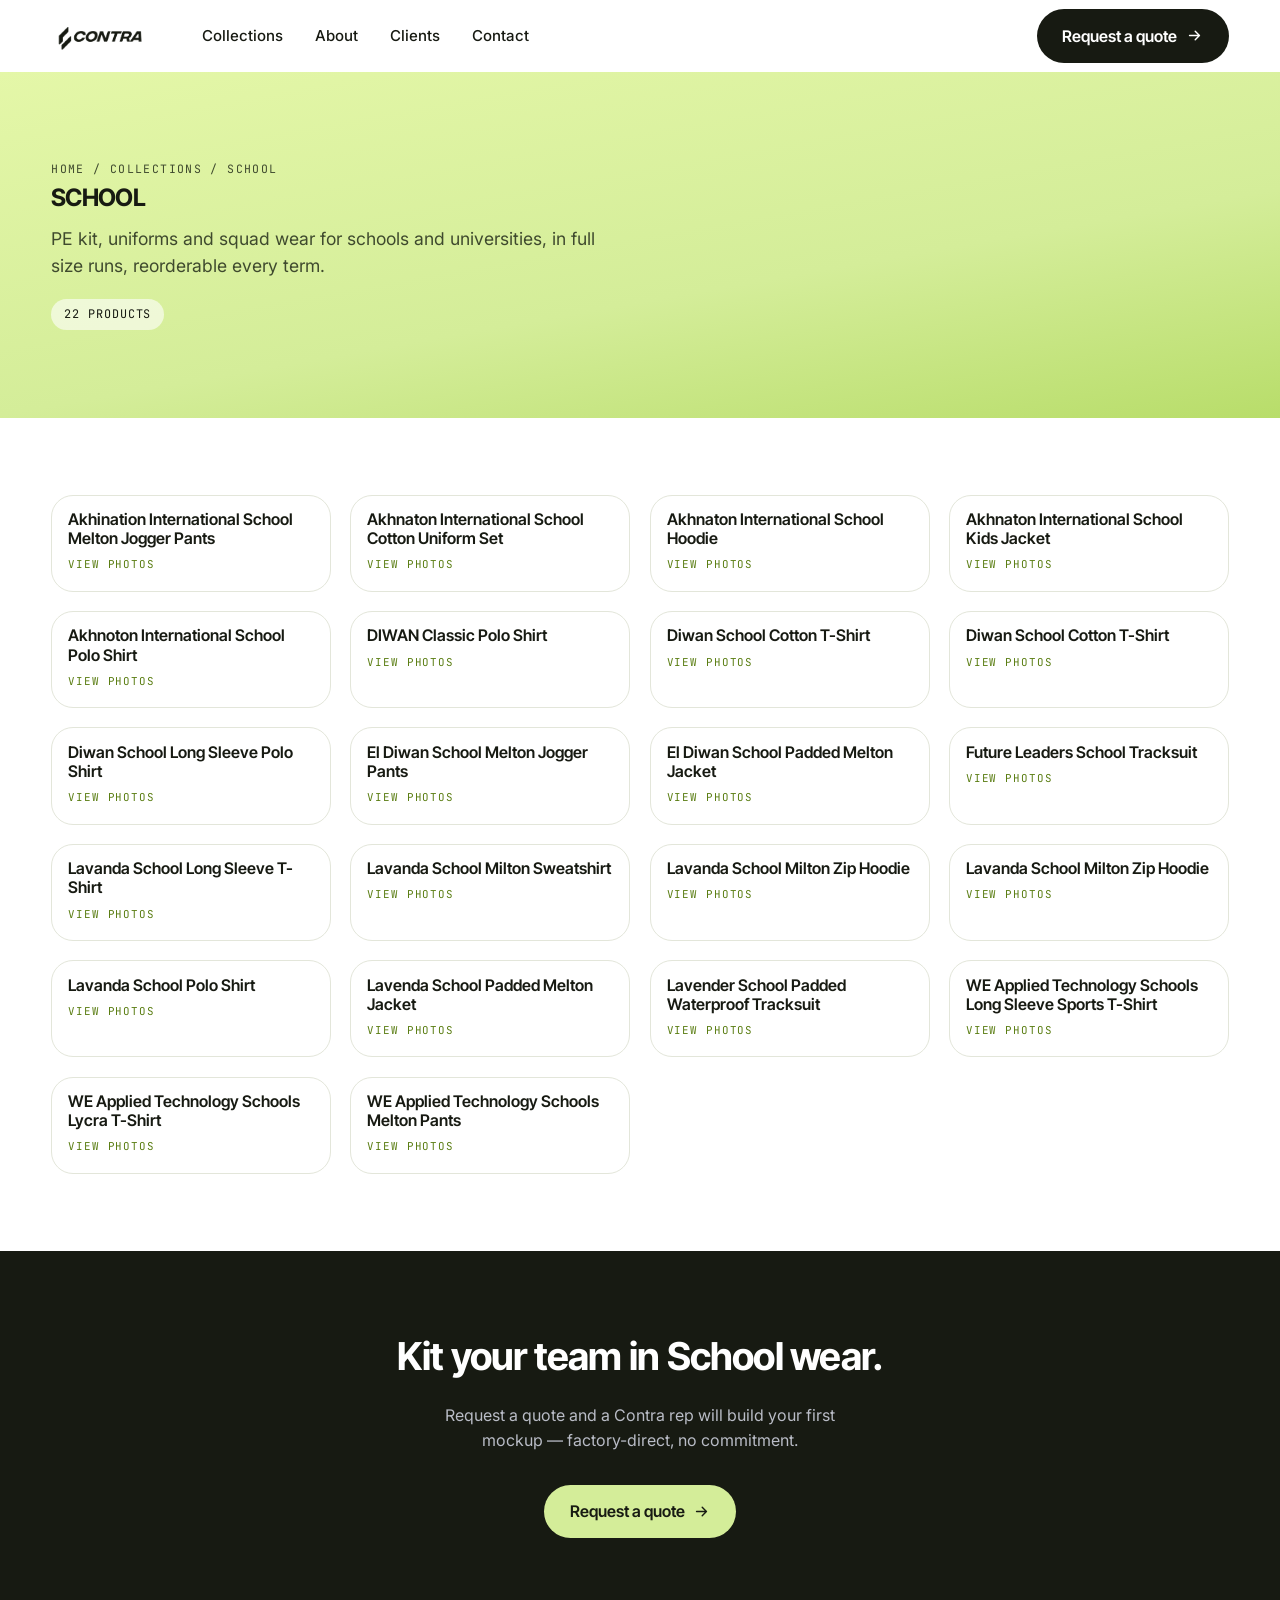
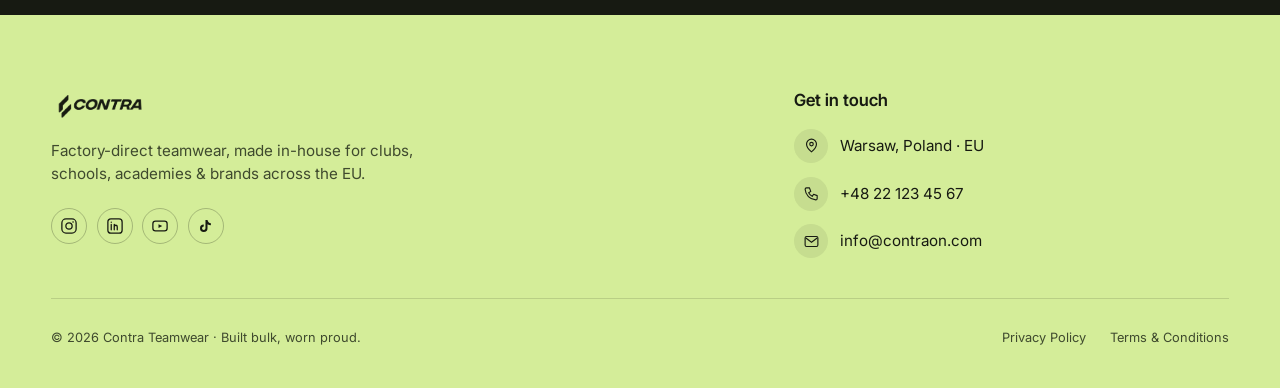
<file: collection-school.html>
<!DOCTYPE html>
<html lang="en">
<head>
<meta charset="UTF-8">
<meta name="viewport" content="width=device-width, initial-scale=1.0">
<title>Contra — School Collection</title>
<link rel="preconnect" href="https://fonts.googleapis.com">
<link rel="preconnect" href="https://fonts.gstatic.com" crossorigin>
<link href="https://fonts.googleapis.com/css2?family=Inter+Tight:wght@400;500;600;700;800&family=Inter:wght@400;500;600;700&family=JetBrains+Mono:wght@500;600&display=swap" rel="stylesheet">
<link rel="stylesheet" href="site.css">
<style>
:root{
  --ink:#171a12;--lime:#d4ed99;--lime-bright:#e4f7a8;--lime-deep:#b8dd6a;--lime-dark:#9cc24e;
  --accent:#5a7d12;--pop-lime:#DBFC37;--olive:#3f4a2e;
  --white:#fff;--soft:#f7f8f2;--soft-2:#eef1e6;--border:#e3e6da;--muted:#7c8368;--muted-2:#616753;
  --font-d:"Inter Tight",sans-serif;--font-b:"Inter",sans-serif;--font-m:"JetBrains Mono",monospace;
  --wrap:1280px;--gut:clamp(1.25rem,4vw,4.5rem);--ease:cubic-bezier(.22,.61,.36,1);--head-h:72px;--r:14px;--r-lg:22px;
}
*{margin:0;padding:0;box-sizing:border-box}
html{scroll-behavior:smooth}
body{font-family:var(--font-b);color:var(--ink);background:var(--white);line-height:1.55;-webkit-font-smoothing:antialiased;padding-top:var(--head-h)}
img{display:block;max-width:100%}
a{color:inherit;text-decoration:none}
button{font:inherit;cursor:pointer;border:none;background:none;color:inherit}
::selection{background:var(--lime);color:var(--ink)}
:focus-visible{outline:3px solid var(--accent);outline-offset:2px;border-radius:6px}
.wrap{max-width:var(--wrap);margin:0 auto;padding-inline:var(--gut)}
.btn{display:inline-flex;align-items:center;gap:.55rem;font-family:var(--font-d);font-weight:600;font-size:1rem;padding:.9rem 1.6rem;border-radius:999px;transition:background .2s,transform .2s}
.btn svg{width:17px;height:17px;stroke:currentColor;fill:none}
.btn-acc{background:var(--ink);color:#fff}.btn-acc:hover{background:#000;transform:translateY(-1px)}
/* hero band */
.col-hero{background:linear-gradient(170deg,var(--lime-bright),var(--lime) 60%,var(--lime-deep));padding:clamp(3rem,7vw,5.5rem) 0}
.col-hero .crumb{font-family:var(--font-m);font-size:.72rem;letter-spacing:.12em;text-transform:uppercase;color:var(--olive)}
.col-hero h1{font-family:var(--font-d);font-weight:700;letter-spacing:-.03em;text-transform:uppercase;font-size:clamp(2.6rem,1.4rem+4vw,5rem);line-height:.9;margin-top:.6rem}
.col-hero p{margin-top:1rem;max-width:52ch;color:var(--olive);font-size:1.1rem}
.col-hero .count{margin-top:1.2rem;font-family:var(--font-m);font-size:.74rem;letter-spacing:.08em;text-transform:uppercase;color:var(--ink);background:rgba(255,255,255,.6);display:inline-block;padding:.4rem .8rem;border-radius:999px}
/* grid */
.grid-sec{padding:clamp(3rem,6vw,5rem) 0}
.pgrid{display:grid;grid-template-columns:repeat(4,1fr);gap:1.2rem}
.pcard{background:#fff;border:1px solid var(--border);border-radius:var(--r-lg);overflow:hidden;cursor:pointer;transition:transform .3s var(--ease),box-shadow .3s,border-color .3s;display:flex;flex-direction:column;text-align:left}
.pcard:hover{transform:translateY(-5px);box-shadow:0 22px 48px rgba(25,25,25,.12);border-color:var(--lime-dark)}
.pcard .pc-img{position:relative;aspect-ratio:1;background:var(--soft);overflow:hidden}
.pcard .pc-img img{position:absolute;inset:0;width:100%;height:100%;object-fit:cover;transition:transform .6s var(--ease)}
.pcard:hover .pc-img img{transform:scale(1.05)}
.pcard .pc-badge{position:absolute;top:.7rem;right:.7rem;background:rgba(255,255,255,.92);font-family:var(--font-m);font-size:.6rem;font-weight:600;letter-spacing:.06em;padding:.2rem .5rem;border-radius:5px;color:var(--muted-2)}
.pcard .pc-meta{padding:.9rem 1rem 1.1rem}
.pcard h3{font-family:var(--font-d);font-weight:600;font-size:1rem;line-height:1.2;color:var(--ink)}
.pcard .pc-cta{margin-top:.5rem;font-family:var(--font-m);font-size:.68rem;letter-spacing:.08em;text-transform:uppercase;color:var(--accent)}
/* cta band */
.cta-band{background:var(--ink);color:#fff;text-align:center;padding:clamp(3rem,6vw,5rem) 0}
.cta-band h2{font-family:var(--font-d);font-weight:700;letter-spacing:-.02em;font-size:clamp(1.8rem,3vw,2.6rem)}
.cta-band p{margin:1rem auto 2rem;max-width:44ch;color:#b9bcc6}
.cta-band .btn-acc{background:var(--lime);color:var(--ink)}.cta-band .btn-acc:hover{background:var(--lime-deep)}
/* modal carousel */
.modal{position:fixed;inset:0;z-index:100;background:rgba(10,12,8,.9);display:none;align-items:center;justify-content:center;padding:2rem}
.modal.is-open{display:flex}
.modal-inner{position:relative;max-width:900px;width:100%;background:#fff;border-radius:var(--r-lg);overflow:hidden;display:flex;flex-direction:column;max-height:90vh}
.modal-stage{position:relative;background:var(--soft);aspect-ratio:1;max-height:70vh}
.modal-stage img{position:absolute;inset:0;width:100%;height:100%;object-fit:contain;opacity:0;transition:opacity .3s}
.modal-stage img.is-active{opacity:1}
.modal-nav{position:absolute;top:50%;transform:translateY(-50%);width:44px;height:44px;border-radius:50%;background:rgba(255,255,255,.95);display:grid;place-items:center;box-shadow:0 4px 14px rgba(0,0,0,.2);z-index:2}
.modal-nav svg{width:20px;height:20px;stroke:var(--ink);fill:none}
.modal-prev{left:1rem}.modal-next{right:1rem}
.modal-foot{padding:1rem 1.3rem;display:flex;align-items:center;justify-content:space-between;gap:1rem;border-top:1px solid var(--border)}
.modal-foot h3{font-family:var(--font-d);font-weight:700;font-size:1.15rem}
.modal-foot .dots{display:flex;gap:.3rem}
.modal-foot .dots i{width:7px;height:7px;border-radius:50%;background:var(--border)}
.modal-foot .dots i.is-active{background:var(--ink)}
.modal-close{position:absolute;top:1rem;right:1rem;z-index:3;width:40px;height:40px;border-radius:50%;background:rgba(255,255,255,.95);display:grid;place-items:center;font-size:1.3rem;color:var(--ink);box-shadow:0 4px 14px rgba(0,0,0,.2)}
@media(max-width:1023px){.pgrid{grid-template-columns:repeat(3,1fr)}}
@media(max-width:720px){.pgrid{grid-template-columns:repeat(2,1fr)}}
@media(max-width:460px){.pgrid{grid-template-columns:1fr 1fr}}
@media(prefers-reduced-motion:reduce){*{transition:none!important}}
</style>
</head>
<body>
<div id="site-header"></div>

<section class="col-hero"><div class="wrap">
  <div class="crumb">Home / Collections / School</div>
  <h1>School</h1>
  <p>PE kit, uniforms and squad wear for schools and universities, in full size runs, reorderable every term.</p>
  <div class="count">22 products</div>
</div></section>

<section class="grid-sec"><div class="wrap">
  <div class="pgrid">
    <button class="pcard" data-prod="akhination-international-school-melton-jogger-pants"><div class="pc-img"><img loading="lazy" src="contra-products/school/akhination-international-school-melton-jogger-pants/01.jpg" alt="Akhination International School Melton Jogger Pants"><span class="pc-badge">+2</span></div><div class="pc-meta"><h3>Akhination International School Melton Jogger Pants</h3><div class="pc-cta">View photos</div></div></button>
    <button class="pcard" data-prod="akhnaton-international-school-cotton-uniform-set"><div class="pc-img"><img loading="lazy" src="contra-products/school/akhnaton-international-school-cotton-uniform-set/01.jpg" alt="Akhnaton International School Cotton Uniform Set"><span class="pc-badge">+1</span></div><div class="pc-meta"><h3>Akhnaton International School Cotton Uniform Set</h3><div class="pc-cta">View photos</div></div></button>
    <button class="pcard" data-prod="akhnaton-international-school-hoodie"><div class="pc-img"><img loading="lazy" src="contra-products/school/akhnaton-international-school-hoodie/01.jpg" alt="Akhnaton International School Hoodie"><span class="pc-badge">+2</span></div><div class="pc-meta"><h3>Akhnaton International School Hoodie</h3><div class="pc-cta">View photos</div></div></button>
    <button class="pcard" data-prod="akhnaton-international-school-kids-jacket"><div class="pc-img"><img loading="lazy" src="contra-products/school/akhnaton-international-school-kids-jacket/01.jpg" alt="Akhnaton International School Kids Jacket"><span class="pc-badge">+2</span></div><div class="pc-meta"><h3>Akhnaton International School Kids Jacket</h3><div class="pc-cta">View photos</div></div></button>
    <button class="pcard" data-prod="akhnoton-international-school-polo-shirt"><div class="pc-img"><img loading="lazy" src="contra-products/school/akhnoton-international-school-polo-shirt/01.jpg" alt="Akhnoton International School Polo Shirt"><span class="pc-badge">+1</span></div><div class="pc-meta"><h3>Akhnoton International School Polo Shirt</h3><div class="pc-cta">View photos</div></div></button>
    <button class="pcard" data-prod="diwan-classic-polo-shirt"><div class="pc-img"><img loading="lazy" src="contra-products/school/diwan-classic-polo-shirt/01.jpg" alt="DIWAN Classic Polo Shirt"><span class="pc-badge">+1</span></div><div class="pc-meta"><h3>DIWAN Classic Polo Shirt</h3><div class="pc-cta">View photos</div></div></button>
    <button class="pcard" data-prod="diwan-school-cotton-t-shirt"><div class="pc-img"><img loading="lazy" src="contra-products/school/diwan-school-cotton-t-shirt/01.jpg" alt="Diwan School Cotton T-Shirt"><span class="pc-badge">+1</span></div><div class="pc-meta"><h3>Diwan School Cotton T-Shirt</h3><div class="pc-cta">View photos</div></div></button>
    <button class="pcard" data-prod="diwan-school-cotton-t-shirt-1"><div class="pc-img"><img loading="lazy" src="contra-products/school/diwan-school-cotton-t-shirt-1/01.jpg" alt="Diwan School Cotton T-Shirt"><span class="pc-badge">+1</span></div><div class="pc-meta"><h3>Diwan School Cotton T-Shirt</h3><div class="pc-cta">View photos</div></div></button>
    <button class="pcard" data-prod="diwan-school-long-sleeve-polo-shirt"><div class="pc-img"><img loading="lazy" src="contra-products/school/diwan-school-long-sleeve-polo-shirt/01.jpg" alt="Diwan School Long Sleeve Polo Shirt"><span class="pc-badge">+1</span></div><div class="pc-meta"><h3>Diwan School Long Sleeve Polo Shirt</h3><div class="pc-cta">View photos</div></div></button>
    <button class="pcard" data-prod="el-diwan-school-melton-jogger-pants"><div class="pc-img"><img loading="lazy" src="contra-products/school/el-diwan-school-melton-jogger-pants/01.jpg" alt="El Diwan School Melton Jogger Pants"><span class="pc-badge">+1</span></div><div class="pc-meta"><h3>El Diwan School Melton Jogger Pants</h3><div class="pc-cta">View photos</div></div></button>
    <button class="pcard" data-prod="el-diwan-school-padded-melton-jacket"><div class="pc-img"><img loading="lazy" src="contra-products/school/el-diwan-school-padded-melton-jacket/01.jpg" alt="El Diwan School Padded Melton Jacket"><span class="pc-badge">+1</span></div><div class="pc-meta"><h3>El Diwan School Padded Melton Jacket</h3><div class="pc-cta">View photos</div></div></button>
    <button class="pcard" data-prod="future-leaders-school-tracksuit"><div class="pc-img"><img loading="lazy" src="contra-products/school/future-leaders-school-tracksuit/01.jpg" alt="Future Leaders School Tracksuit"><span class="pc-badge">+1</span></div><div class="pc-meta"><h3>Future Leaders School Tracksuit</h3><div class="pc-cta">View photos</div></div></button>
    <button class="pcard" data-prod="lavanda-school-long-sleeve-t-shirt"><div class="pc-img"><img loading="lazy" src="contra-products/school/lavanda-school-long-sleeve-t-shirt/01.jpg" alt="Lavanda School Long Sleeve T-Shirt"><span class="pc-badge">+1</span></div><div class="pc-meta"><h3>Lavanda School Long Sleeve T-Shirt</h3><div class="pc-cta">View photos</div></div></button>
    <button class="pcard" data-prod="lavanda-school-milton-sweatshirt"><div class="pc-img"><img loading="lazy" src="contra-products/school/lavanda-school-milton-sweatshirt/01.jpg" alt="Lavanda School Milton Sweatshirt"><span class="pc-badge">+1</span></div><div class="pc-meta"><h3>Lavanda School Milton Sweatshirt</h3><div class="pc-cta">View photos</div></div></button>
    <button class="pcard" data-prod="lavanda-school-milton-zip-hoodie"><div class="pc-img"><img loading="lazy" src="contra-products/school/lavanda-school-milton-zip-hoodie/01.jpg" alt="Lavanda School Milton Zip Hoodie"><span class="pc-badge">+1</span></div><div class="pc-meta"><h3>Lavanda School Milton Zip Hoodie</h3><div class="pc-cta">View photos</div></div></button>
    <button class="pcard" data-prod="lavanda-school-milton-zip-hoodie-1"><div class="pc-img"><img loading="lazy" src="contra-products/school/lavanda-school-milton-zip-hoodie-1/01.jpg" alt="Lavanda School Milton Zip Hoodie"><span class="pc-badge">+1</span></div><div class="pc-meta"><h3>Lavanda School Milton Zip Hoodie</h3><div class="pc-cta">View photos</div></div></button>
    <button class="pcard" data-prod="lavanda-school-polo-shirt"><div class="pc-img"><img loading="lazy" src="contra-products/school/lavanda-school-polo-shirt/01.jpg" alt="Lavanda School Polo Shirt"><span class="pc-badge">+1</span></div><div class="pc-meta"><h3>Lavanda School Polo Shirt</h3><div class="pc-cta">View photos</div></div></button>
    <button class="pcard" data-prod="lavenda-school-padded-melton-jacket"><div class="pc-img"><img loading="lazy" src="contra-products/school/lavenda-school-padded-melton-jacket/01.jpg" alt="Lavenda School Padded Melton Jacket"><span class="pc-badge">+2</span></div><div class="pc-meta"><h3>Lavenda School Padded Melton Jacket</h3><div class="pc-cta">View photos</div></div></button>
    <button class="pcard" data-prod="lavender-school-padded-waterproof-tracksuit"><div class="pc-img"><img loading="lazy" src="contra-products/school/lavender-school-padded-waterproof-tracksuit/01.jpg" alt="Lavender School Padded Waterproof Tracksuit"><span class="pc-badge">+1</span></div><div class="pc-meta"><h3>Lavender School Padded Waterproof Tracksuit</h3><div class="pc-cta">View photos</div></div></button>
    <button class="pcard" data-prod="we-applied-technology-schools-long-sleeve-sports-t-shirt"><div class="pc-img"><img loading="lazy" src="contra-products/school/we-applied-technology-schools-long-sleeve-sports-t-shirt/01.jpg" alt="WE Applied Technology Schools Long Sleeve Sports T-Shirt"><span class="pc-badge">+1</span></div><div class="pc-meta"><h3>WE Applied Technology Schools Long Sleeve Sports T-Shirt</h3><div class="pc-cta">View photos</div></div></button>
    <button class="pcard" data-prod="we-applied-technology-schools-lycra-t-shirt"><div class="pc-img"><img loading="lazy" src="contra-products/school/we-applied-technology-schools-lycra-t-shirt/01.jpg" alt="WE Applied Technology Schools Lycra T-Shirt"><span class="pc-badge">+2</span></div><div class="pc-meta"><h3>WE Applied Technology Schools Lycra T-Shirt</h3><div class="pc-cta">View photos</div></div></button>
    <button class="pcard" data-prod="we-applied-technology-schools-melton-pants"><div class="pc-img"><img loading="lazy" src="contra-products/school/we-applied-technology-schools-melton-pants/01.jpg" alt="WE Applied Technology Schools Melton Pants"><span class="pc-badge">+1</span></div><div class="pc-meta"><h3>WE Applied Technology Schools Melton Pants</h3><div class="pc-cta">View photos</div></div></button>
  </div>
</div></section>

<section class="cta-band"><div class="wrap">
  <h2>Kit your team in School wear.</h2>
  <p>Request a quote and a Contra rep will build your first mockup — factory-direct, no commitment.</p>
  <a class="btn btn-acc" href="contra7-1.html#request">Request a quote <svg viewBox="0 0 24 24"><path d="M5 12h14M13 6l6 6-6 6" stroke-width="2" stroke-linecap="round" stroke-linejoin="round"/></svg></a>
</div></section>

<div id="site-footer"></div>

<div class="modal" id="modal" aria-hidden="true">
  <div class="modal-inner">
    <button class="modal-close" id="mClose" aria-label="Close">✕</button>
    <div class="modal-stage" id="mStage"></div>
    <button class="modal-nav modal-prev" id="mPrev" aria-label="Previous"><svg viewBox="0 0 24 24"><path d="M15 18l-6-6 6-6" stroke-width="2" stroke-linecap="round" stroke-linejoin="round"/></svg></button>
    <button class="modal-nav modal-next" id="mNext" aria-label="Next"><svg viewBox="0 0 24 24"><path d="M9 6l6 6-6 6" stroke-width="2" stroke-linecap="round" stroke-linejoin="round"/></svg></button>
    <div class="modal-foot"><h3 id="mTitle"></h3><div class="dots" id="mDots"></div></div>
  </div>
</div>

<script>
var PRODUCTS = {"akhination-international-school-melton-jogger-pants": {"title": "Akhination International School Melton Jogger Pants", "images": ["contra-products/school/akhination-international-school-melton-jogger-pants/01.jpg", "contra-products/school/akhination-international-school-melton-jogger-pants/02.jpg", "contra-products/school/akhination-international-school-melton-jogger-pants/03.jpg"]}, "akhnaton-international-school-cotton-uniform-set": {"title": "Akhnaton International School Cotton Uniform Set", "images": ["contra-products/school/akhnaton-international-school-cotton-uniform-set/01.jpg", "contra-products/school/akhnaton-international-school-cotton-uniform-set/02.jpg"]}, "akhnaton-international-school-hoodie": {"title": "Akhnaton International School Hoodie", "images": ["contra-products/school/akhnaton-international-school-hoodie/01.jpg", "contra-products/school/akhnaton-international-school-hoodie/02.jpg", "contra-products/school/akhnaton-international-school-hoodie/03.jpg"]}, "akhnaton-international-school-kids-jacket": {"title": "Akhnaton International School Kids Jacket", "images": ["contra-products/school/akhnaton-international-school-kids-jacket/01.jpg", "contra-products/school/akhnaton-international-school-kids-jacket/02.jpg", "contra-products/school/akhnaton-international-school-kids-jacket/03.jpg"]}, "akhnoton-international-school-polo-shirt": {"title": "Akhnoton International School Polo Shirt", "images": ["contra-products/school/akhnoton-international-school-polo-shirt/01.jpg", "contra-products/school/akhnoton-international-school-polo-shirt/02.jpg"]}, "diwan-classic-polo-shirt": {"title": "DIWAN Classic Polo Shirt", "images": ["contra-products/school/diwan-classic-polo-shirt/01.jpg", "contra-products/school/diwan-classic-polo-shirt/02.jpg"]}, "diwan-school-cotton-t-shirt": {"title": "Diwan School Cotton T-Shirt", "images": ["contra-products/school/diwan-school-cotton-t-shirt/01.jpg", "contra-products/school/diwan-school-cotton-t-shirt/02.jpg"]}, "diwan-school-cotton-t-shirt-1": {"title": "Diwan School Cotton T-Shirt", "images": ["contra-products/school/diwan-school-cotton-t-shirt-1/01.jpg", "contra-products/school/diwan-school-cotton-t-shirt-1/02.jpg"]}, "diwan-school-long-sleeve-polo-shirt": {"title": "Diwan School Long Sleeve Polo Shirt", "images": ["contra-products/school/diwan-school-long-sleeve-polo-shirt/01.jpg", "contra-products/school/diwan-school-long-sleeve-polo-shirt/02.jpg"]}, "el-diwan-school-melton-jogger-pants": {"title": "El Diwan School Melton Jogger Pants", "images": ["contra-products/school/el-diwan-school-melton-jogger-pants/01.jpg", "contra-products/school/el-diwan-school-melton-jogger-pants/02.jpg"]}, "el-diwan-school-padded-melton-jacket": {"title": "El Diwan School Padded Melton Jacket", "images": ["contra-products/school/el-diwan-school-padded-melton-jacket/01.jpg", "contra-products/school/el-diwan-school-padded-melton-jacket/02.jpg"]}, "future-leaders-school-tracksuit": {"title": "Future Leaders School Tracksuit", "images": ["contra-products/school/future-leaders-school-tracksuit/01.jpg", "contra-products/school/future-leaders-school-tracksuit/02.jpg"]}, "lavanda-school-long-sleeve-t-shirt": {"title": "Lavanda School Long Sleeve T-Shirt", "images": ["contra-products/school/lavanda-school-long-sleeve-t-shirt/01.jpg", "contra-products/school/lavanda-school-long-sleeve-t-shirt/02.jpg"]}, "lavanda-school-milton-sweatshirt": {"title": "Lavanda School Milton Sweatshirt", "images": ["contra-products/school/lavanda-school-milton-sweatshirt/01.jpg", "contra-products/school/lavanda-school-milton-sweatshirt/02.jpg"]}, "lavanda-school-milton-zip-hoodie": {"title": "Lavanda School Milton Zip Hoodie", "images": ["contra-products/school/lavanda-school-milton-zip-hoodie/01.jpg", "contra-products/school/lavanda-school-milton-zip-hoodie/02.jpg"]}, "lavanda-school-milton-zip-hoodie-1": {"title": "Lavanda School Milton Zip Hoodie", "images": ["contra-products/school/lavanda-school-milton-zip-hoodie-1/01.jpg", "contra-products/school/lavanda-school-milton-zip-hoodie-1/02.jpg"]}, "lavanda-school-polo-shirt": {"title": "Lavanda School Polo Shirt", "images": ["contra-products/school/lavanda-school-polo-shirt/01.jpg", "contra-products/school/lavanda-school-polo-shirt/02.jpg"]}, "lavenda-school-padded-melton-jacket": {"title": "Lavenda School Padded Melton Jacket", "images": ["contra-products/school/lavenda-school-padded-melton-jacket/01.jpg", "contra-products/school/lavenda-school-padded-melton-jacket/02.jpg", "contra-products/school/lavenda-school-padded-melton-jacket/03.jpg"]}, "lavender-school-padded-waterproof-tracksuit": {"title": "Lavender School Padded Waterproof Tracksuit", "images": ["contra-products/school/lavender-school-padded-waterproof-tracksuit/01.jpg", "contra-products/school/lavender-school-padded-waterproof-tracksuit/02.jpg"]}, "we-applied-technology-schools-long-sleeve-sports-t-shirt": {"title": "WE Applied Technology Schools Long Sleeve Sports T-Shirt", "images": ["contra-products/school/we-applied-technology-schools-long-sleeve-sports-t-shirt/01.jpg", "contra-products/school/we-applied-technology-schools-long-sleeve-sports-t-shirt/02.jpg"]}, "we-applied-technology-schools-lycra-t-shirt": {"title": "WE Applied Technology Schools Lycra T-Shirt", "images": ["contra-products/school/we-applied-technology-schools-lycra-t-shirt/01.jpg", "contra-products/school/we-applied-technology-schools-lycra-t-shirt/02.jpg", "contra-products/school/we-applied-technology-schools-lycra-t-shirt/03.jpg"]}, "we-applied-technology-schools-melton-pants": {"title": "WE Applied Technology Schools Melton Pants", "images": ["contra-products/school/we-applied-technology-schools-melton-pants/01.jpg", "contra-products/school/we-applied-technology-schools-melton-pants/02.jpg"]}};
(function(){
  "use strict";
  var modal=document.getElementById('modal'),stage=document.getElementById('mStage'),
      titleEl=document.getElementById('mTitle'),dotsEl=document.getElementById('mDots'),
      prev=document.getElementById('mPrev'),next=document.getElementById('mNext'),
      close=document.getElementById('mClose');
  var imgs=[],idx=0;
  function render(){
    stage.querySelectorAll('img').forEach(function(im,i){im.classList.toggle('is-active',i===idx);});
    dotsEl.querySelectorAll('i').forEach(function(d,i){d.classList.toggle('is-active',i===idx);});
  }
  function open(p){
    imgs=p.images;idx=0;titleEl.textContent=p.title;
    stage.innerHTML='';dotsEl.innerHTML='';
    imgs.forEach(function(src,i){
      var im=document.createElement('img');im.src=src;im.alt=p.title;if(i===0)im.className='is-active';stage.appendChild(im);
      var d=document.createElement('i');if(i===0)d.className='is-active';dotsEl.appendChild(d);
    });
    var multi=imgs.length>1;prev.style.display=next.style.display=multi?'grid':'none';
    modal.classList.add('is-open');modal.setAttribute('aria-hidden','false');document.body.style.overflow='hidden';
  }
  function hide(){modal.classList.remove('is-open');modal.setAttribute('aria-hidden','true');document.body.style.overflow='';}
  prev.addEventListener('click',function(){idx=(idx-1+imgs.length)%imgs.length;render();});
  next.addEventListener('click',function(){idx=(idx+1)%imgs.length;render();});
  close.addEventListener('click',hide);
  modal.addEventListener('click',function(e){if(e.target===modal)hide();});
  document.addEventListener('keydown',function(e){
    if(!modal.classList.contains('is-open'))return;
    if(e.key==='Escape')hide();
    else if(e.key==='ArrowLeft'){idx=(idx-1+imgs.length)%imgs.length;render();}
    else if(e.key==='ArrowRight'){idx=(idx+1)%imgs.length;render();}
  });
  document.querySelectorAll('[data-prod]').forEach(function(card){
    card.addEventListener('click',function(){open(PRODUCTS[card.getAttribute('data-prod')]);});
  });
})();
</script>
<script src="site.js"></script>
</body>
</html>
</file>
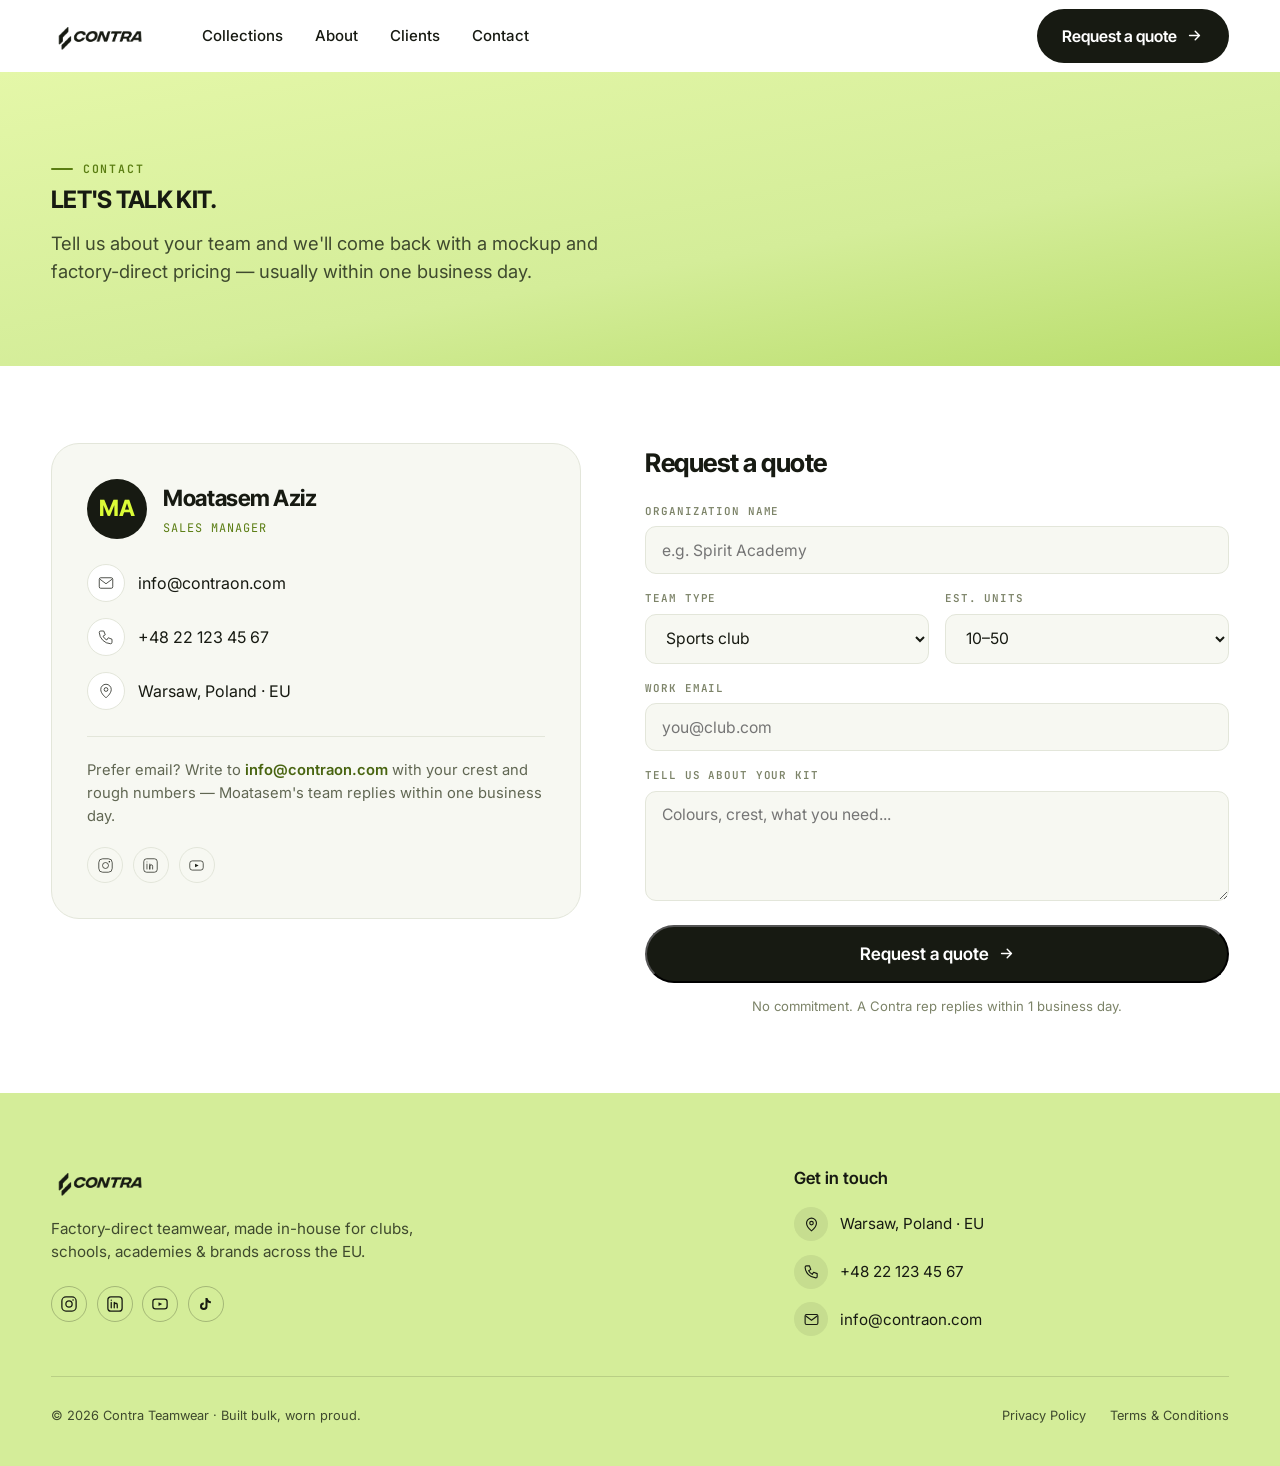
<file: contact.html>
<!DOCTYPE html>
<html lang="en">
<head>
<meta charset="UTF-8">
<meta name="viewport" content="width=device-width, initial-scale=1.0">
<title>Contra — Contact</title>
<link rel="preconnect" href="https://fonts.googleapis.com">
<link rel="preconnect" href="https://fonts.gstatic.com" crossorigin>
<link href="https://fonts.googleapis.com/css2?family=Inter+Tight:wght@400;500;600;700;800&family=Inter:wght@400;500;600;700&family=JetBrains+Mono:wght@500;600&display=swap" rel="stylesheet">
<link rel="stylesheet" href="site.css">
<style>
:root{
  --ink:#171a12;--lime:#d4ed99;--lime-bright:#e4f7a8;--lime-deep:#b8dd6a;--lime-dark:#9cc24e;
  --accent:#5a7d12;--accent-d:#486410;--pop-lime:#DBFC37;--olive:#3f4a2e;
  --white:#fff;--soft:#f7f8f2;--soft-2:#eef1e6;--border:#e3e6da;--muted:#7c8368;--muted-2:#616753;
  --font-d:"Inter Tight",sans-serif;--font-b:"Inter",sans-serif;--font-m:"JetBrains Mono",monospace;
  --wrap:1280px;--gut:clamp(1.25rem,4vw,4.5rem);--ease:cubic-bezier(.22,.61,.36,1);--head-h:72px;--r:14px;--r-lg:22px;--r-xl:28px;
}
*{margin:0;padding:0;box-sizing:border-box}
html{scroll-behavior:smooth}
body{font-family:var(--font-b);color:var(--ink);background:var(--white);line-height:1.55;-webkit-font-smoothing:antialiased;padding-top:var(--head-h)}
img{display:block;max-width:100%}a{color:inherit;text-decoration:none}
::selection{background:var(--lime);color:var(--ink)}
:focus-visible{outline:3px solid var(--accent);outline-offset:2px;border-radius:6px}
.wrap{max-width:var(--wrap);margin:0 auto;padding-inline:var(--gut)}
.eyebrow{font-family:var(--font-m);font-weight:600;font-size:.72rem;letter-spacing:.16em;text-transform:uppercase;color:var(--accent);display:inline-flex;align-items:center;gap:.6rem}
.eyebrow::before{content:"";width:22px;height:2px;background:var(--accent);border-radius:2px}
.btn{display:inline-flex;align-items:center;gap:.55rem;font-family:var(--font-d);font-weight:600;font-size:1rem;padding:.9rem 1.6rem;border-radius:999px;transition:background .2s,transform .2s}
.btn svg{width:17px;height:17px;stroke:currentColor;fill:none}
.btn-acc{background:var(--ink);color:#fff}.btn-acc:hover{background:#000;transform:translateY(-1px)}
.btn-lg{padding:1.05rem 1.9rem;font-size:1.08rem}
/* hero */
.ct-hero{background:linear-gradient(170deg,var(--lime-bright),var(--lime) 60%,var(--lime-deep));padding:clamp(3rem,7vw,5rem) 0}
.ct-hero h1{font-family:var(--font-d);font-weight:700;letter-spacing:-.03em;text-transform:uppercase;font-size:clamp(2.4rem,1.4rem+3.6vw,4.4rem);line-height:.92;margin-top:.7rem}
.ct-hero p{margin-top:1.1rem;max-width:50ch;color:var(--olive);font-size:1.15rem}
/* body grid */
.ct-main{padding:clamp(3rem,6vw,5rem) 0}
.ct-grid{display:grid;grid-template-columns:1fr 1.1fr;gap:clamp(2rem,5vw,4rem);align-items:start}
/* contact card */
.rep-card{background:var(--soft);border:1px solid var(--border);border-radius:var(--r-xl);padding:clamp(1.6rem,3vw,2.2rem)}
.rep-top{display:flex;align-items:center;gap:1rem}
.rep-avatar{width:60px;height:60px;border-radius:50%;background:var(--ink);color:var(--pop-lime);display:grid;place-items:center;font-family:var(--font-d);font-weight:700;font-size:1.4rem;flex:none}
.rep-top h2{font-family:var(--font-d);font-weight:700;font-size:1.4rem;letter-spacing:-.02em}
.rep-top .role{font-family:var(--font-m);font-size:.74rem;letter-spacing:.08em;text-transform:uppercase;color:var(--accent);margin-top:.2rem}
.rep-lines{margin-top:1.6rem;display:flex;flex-direction:column;gap:1rem}
.rep-lines li{display:flex;align-items:center;gap:.8rem;font-size:1rem;list-style:none}
.rep-lines .ci{width:38px;height:38px;border-radius:50%;background:#fff;border:1px solid var(--border);display:grid;place-items:center;flex:none;color:var(--ink)}
.rep-lines .ci svg{width:18px;height:18px;stroke:currentColor;fill:none}
.rep-lines a{color:var(--ink)}.rep-lines a:hover{color:var(--accent-d)}
.rep-note{margin-top:1.6rem;padding-top:1.4rem;border-top:1px solid var(--border);font-size:.92rem;color:var(--muted-2)}
.rep-social{display:flex;gap:.6rem;margin-top:1.2rem}
.rep-social a{width:36px;height:36px;border-radius:50%;border:1px solid var(--border);display:grid;place-items:center;color:var(--ink);transition:all .2s}
.rep-social a:hover{background:var(--ink);color:#fff}
.rep-social svg{width:17px;height:17px;stroke:currentColor;fill:none}
/* form */
.ct-form h2{font-family:var(--font-d);font-weight:700;font-size:1.6rem;letter-spacing:-.02em;margin-bottom:1.3rem}
.field{display:flex;flex-direction:column;gap:.4rem;margin-bottom:1rem}
.field label{font-family:var(--font-m);font-size:.68rem;text-transform:uppercase;letter-spacing:.08em;font-weight:600;color:var(--muted)}
.field input,.field select,.field textarea{background:var(--soft);border:1.5px solid var(--border);border-radius:11px;padding:.85rem 1rem;font-family:var(--font-b);font-size:.98rem;color:var(--ink);transition:border-color .2s,background .2s}
.field textarea{resize:vertical;min-height:110px}
.field input:focus,.field select:focus,.field textarea:focus{outline:none;border-color:var(--accent);background:#fff}
.row{display:grid;grid-template-columns:1fr 1fr;gap:1rem}
.ct-form .btn{width:100%;justify-content:center;margin-top:.5rem}
.reassure{text-align:center;font-size:.82rem;color:var(--muted);margin-top:.8rem}
@media(max-width:820px){.ct-grid{grid-template-columns:1fr}}
@media(max-width:480px){.row{grid-template-columns:1fr}}
@media(prefers-reduced-motion:reduce){*{transition:none!important}}
</style>
</head>
<body>
<div id="site-header"></div>

<section class="ct-hero"><div class="wrap">
  <span class="eyebrow">Contact</span>
  <h1>Let's talk kit.</h1>
  <p>Tell us about your team and we'll come back with a mockup and factory-direct pricing — usually within one business day.</p>
</div></section>

<section class="ct-main"><div class="wrap ct-grid">
  <!-- rep card -->
  <div class="rep-card">
    <div class="rep-top">
      <div class="rep-avatar">MA</div>
      <div><h2>Moatasem Aziz</h2><div class="role">Sales Manager</div></div>
    </div>
    <ul class="rep-lines">
      <li><span class="ci"><svg viewBox="0 0 24 24"><rect x="3" y="5" width="18" height="14" rx="2"/><path d="M4 7l8 6 8-6"/></svg></span><a href="mailto:info@contraon.com">info@contraon.com</a></li>
      <li><span class="ci"><svg viewBox="0 0 24 24"><path d="M5 4h4l2 5-3 2a12 12 0 005 5l2-3 5 2v4a2 2 0 01-2 2A16 16 0 013 6a2 2 0 012-2z" stroke-linejoin="round"/></svg></span><a href="tel:+48221234567">+48 22 123 45 67</a></li>
      <li><span class="ci"><svg viewBox="0 0 24 24"><path d="M12 21s-7-5.3-7-11a7 7 0 1114 0c0 5.7-7 11-7 11z"/><circle cx="12" cy="10" r="2.5"/></svg></span>Warsaw, Poland · EU</li>
    </ul>
    <p class="rep-note">Prefer email? Write to <a href="mailto:info@contraon.com" style="color:var(--accent-d);font-weight:600">info@contraon.com</a> with your crest and rough numbers — Moatasem's team replies within one business day.</p>
    <div class="rep-social">
      <a href="#" aria-label="Instagram"><svg viewBox="0 0 24 24"><rect x="2.5" y="2.5" width="19" height="19" rx="5.5"/><circle cx="12" cy="12" r="4.2"/><circle cx="17.4" cy="6.6" r="1.1" fill="currentColor" stroke="none"/></svg></a>
      <a href="#" aria-label="LinkedIn"><svg viewBox="0 0 24 24"><rect x="2.5" y="2.5" width="19" height="19" rx="4"/><path d="M7 10v7M7 7v.01M11 17v-4a2 2 0 014 0v4M11 10v7" stroke-linecap="round"/></svg></a>
      <a href="#" aria-label="YouTube"><svg viewBox="0 0 24 24"><rect x="2.5" y="5.5" width="19" height="13" rx="3.5"/><path d="M10 9.5l5 2.5-5 2.5z" fill="currentColor" stroke="none"/></svg></a>
    </div>
  </div>
  <!-- quote form -->
  <div class="ct-form" id="quote">
    <h2>Request a quote</h2>
    <form onsubmit="return false;">
      <div class="field"><label>Organization name</label><input type="text" placeholder="e.g. Spirit Academy"></div>
      <div class="row">
        <div class="field"><label>Team type</label><select><option>Sports club</option><option>School / University</option><option>Academy</option><option>Corporate team</option><option>Sportswear brand</option><option>Other</option></select></div>
        <div class="field"><label>Est. units</label><select><option>10–50</option><option>50–250</option><option>250–1,000</option><option>1,000+</option></select></div>
      </div>
      <div class="field"><label>Work email</label><input type="email" placeholder="you@club.com"></div>
      <div class="field"><label>Tell us about your kit</label><textarea placeholder="Colours, crest, what you need..."></textarea></div>
      <button class="btn btn-acc btn-lg">Request a quote <svg viewBox="0 0 24 24"><path d="M5 12h14M13 6l6 6-6 6" stroke-width="2" stroke-linecap="round" stroke-linejoin="round"/></svg></button>
      <p class="reassure">No commitment. A Contra rep replies within 1 business day.</p>
    </form>
  </div>
</div></section>

<div id="site-footer"></div>
<script src="site.js"></script>
</body>
</html>
</file>
<file: site.css>
/* ===== Contra shared header + drawer + footer (identical across all pages) ===== */
.site-head{position:fixed;top:0;left:0;right:0;z-index:50;transition:background .3s,box-shadow .3s,border-color .3s;border-bottom:1px solid transparent}
.site-head.is-scrolled{background:rgba(255,255,255,.9);backdrop-filter:blur(14px);border-bottom-color:var(--border)}
.head-in{display:flex;align-items:center;gap:2.5rem;height:var(--head-h)}
.logo{font-family:var(--font-d);font-weight:800;font-size:1.5rem;letter-spacing:-.04em;color:var(--ink);display:flex;align-items:center;gap:.5rem}
.logo img{height:34px;width:auto;display:block}
.nav{display:flex;align-items:center;gap:.3rem}
.nav-item{position:relative}
.nav-link{display:flex;align-items:center;gap:.4rem;font-size:.94rem;font-weight:500;color:var(--ink);padding:.55rem .85rem;border-radius:8px;transition:color .2s}
.nav-link:hover{color:var(--accent)}
.head-right{margin-left:auto;display:flex;align-items:center;gap:1.1rem}
.head-right .btn svg{width:17px;height:17px;stroke:currentColor;fill:none}
.menu-btn{display:none;align-items:center;gap:.5rem;font-family:var(--font-m);font-weight:600;font-size:.78rem;letter-spacing:.1em;color:var(--ink);background:none;border:none;cursor:pointer}
.menu-btn .bars{display:flex;flex-direction:column;gap:4px}.menu-btn .bars i{width:20px;height:2px;background:var(--ink);border-radius:2px}
.drawer{position:fixed;inset:0;background:#fff;z-index:70;transform:translateX(100%);transition:transform .4s var(--ease);display:flex;flex-direction:column;padding:1.1rem var(--gut) 2rem;overflow-y:auto}
.drawer.is-open{transform:none}
.drawer-top{display:flex;justify-content:space-between;align-items:center;height:50px;margin-bottom:1.3rem}
.drawer-close{font-size:1.5rem;color:var(--ink);width:44px;height:44px;background:none;border:none;cursor:pointer}
.drawer-nav a{display:flex;justify-content:space-between;align-items:center;width:100%;font-family:var(--font-d);font-weight:600;font-size:1.5rem;padding:.65rem 0;border-bottom:1px solid var(--border);color:var(--ink)}
.drawer-cta{margin-top:auto;display:flex;flex-direction:column;gap:.8rem;padding-top:2rem}
.drawer-cta .btn{justify-content:center}
/* footer */
.site-foot{background:var(--lime);color:var(--ink);padding:4.5rem var(--gut) 2.5rem}
.foot-grid{display:grid;grid-template-columns:1.6fr 1fr;gap:2.5rem 3rem;max-width:var(--wrap);margin-inline:auto;padding-bottom:2.5rem;border-bottom:1px solid rgba(23,26,18,.14)}
.foot-brand .logo{margin-bottom:1.1rem}
.foot-tag{color:var(--olive);font-size:.95rem;max-width:42ch;line-height:1.55}
.foot-social{display:flex;gap:.6rem;margin-top:1.4rem}
.foot-social a{width:36px;height:36px;border-radius:50%;border:1px solid rgba(23,26,18,.25);display:grid;place-items:center;color:var(--ink);transition:all .2s}
.foot-social a:hover{background:var(--ink);color:var(--lime);border-color:var(--ink)}
.foot-contact h4{font-family:var(--font-d);font-weight:600;font-size:1.05rem;margin-bottom:1rem}
.foot-contact ul{display:flex;flex-direction:column;gap:.85rem;list-style:none}
.foot-contact li{display:flex;align-items:center;gap:.7rem;font-size:.95rem;color:var(--ink)}
.foot-contact .ci{width:34px;height:34px;border-radius:50%;background:rgba(23,26,18,.07);display:grid;place-items:center;flex:none;color:var(--ink)}
.foot-contact .ci svg{width:17px;height:17px;stroke:currentColor;fill:none}
.foot-contact a{color:var(--ink);transition:color .18s}
.foot-contact a:hover{color:var(--accent-d)}
.foot-base{display:flex;justify-content:space-between;align-items:center;gap:1rem;flex-wrap:wrap;max-width:var(--wrap);margin:1.8rem auto 0;font-size:.8rem;color:var(--olive)}
.foot-base .legal{display:flex;gap:1.5rem}.foot-base a:hover{color:var(--ink)}
@media(max-width:1023px){
  .site-head .nav{display:none}
  .head-right .btn-quote-desktop{display:none}
  .menu-btn{display:flex}
  .foot-grid{grid-template-columns:1fr;gap:2rem}
}
@media(max-width:560px){
  .foot-grid{grid-template-columns:1fr}.foot-base{flex-direction:column;align-items:flex-start}
}
</file>
